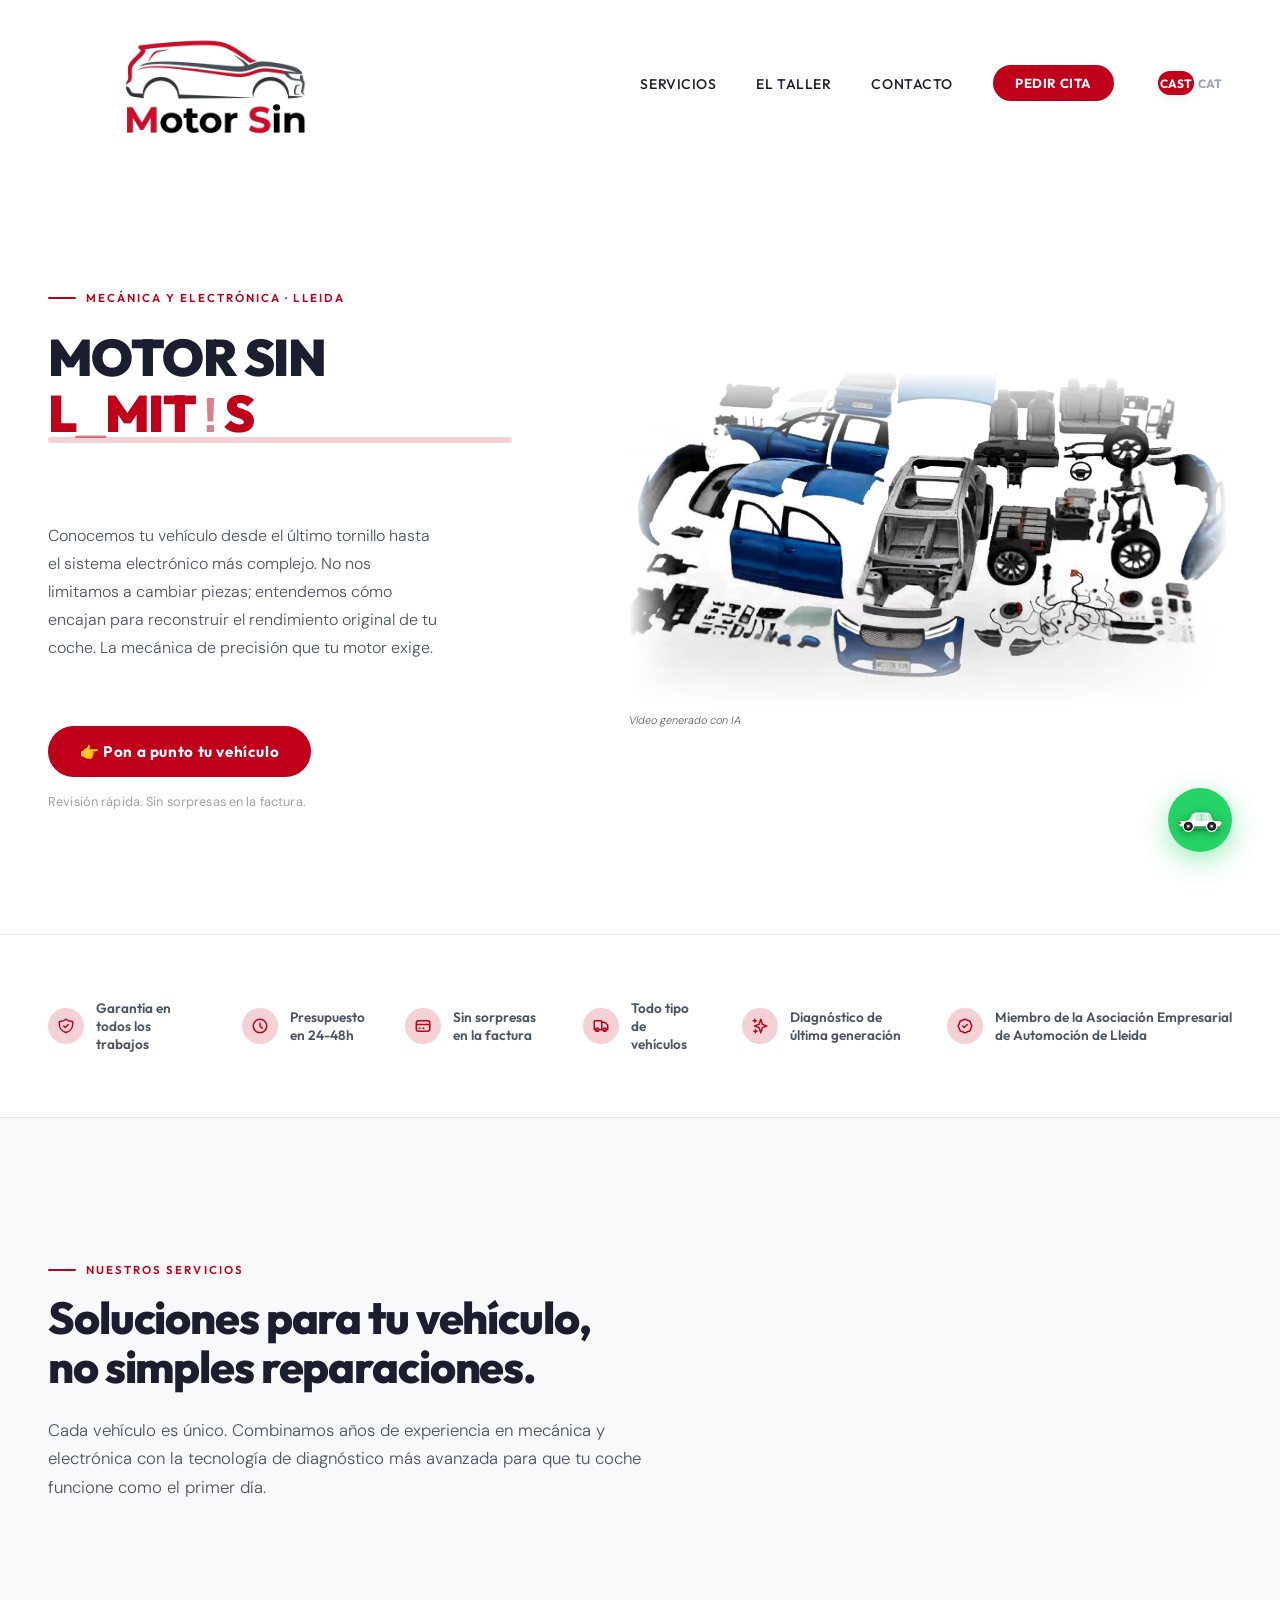
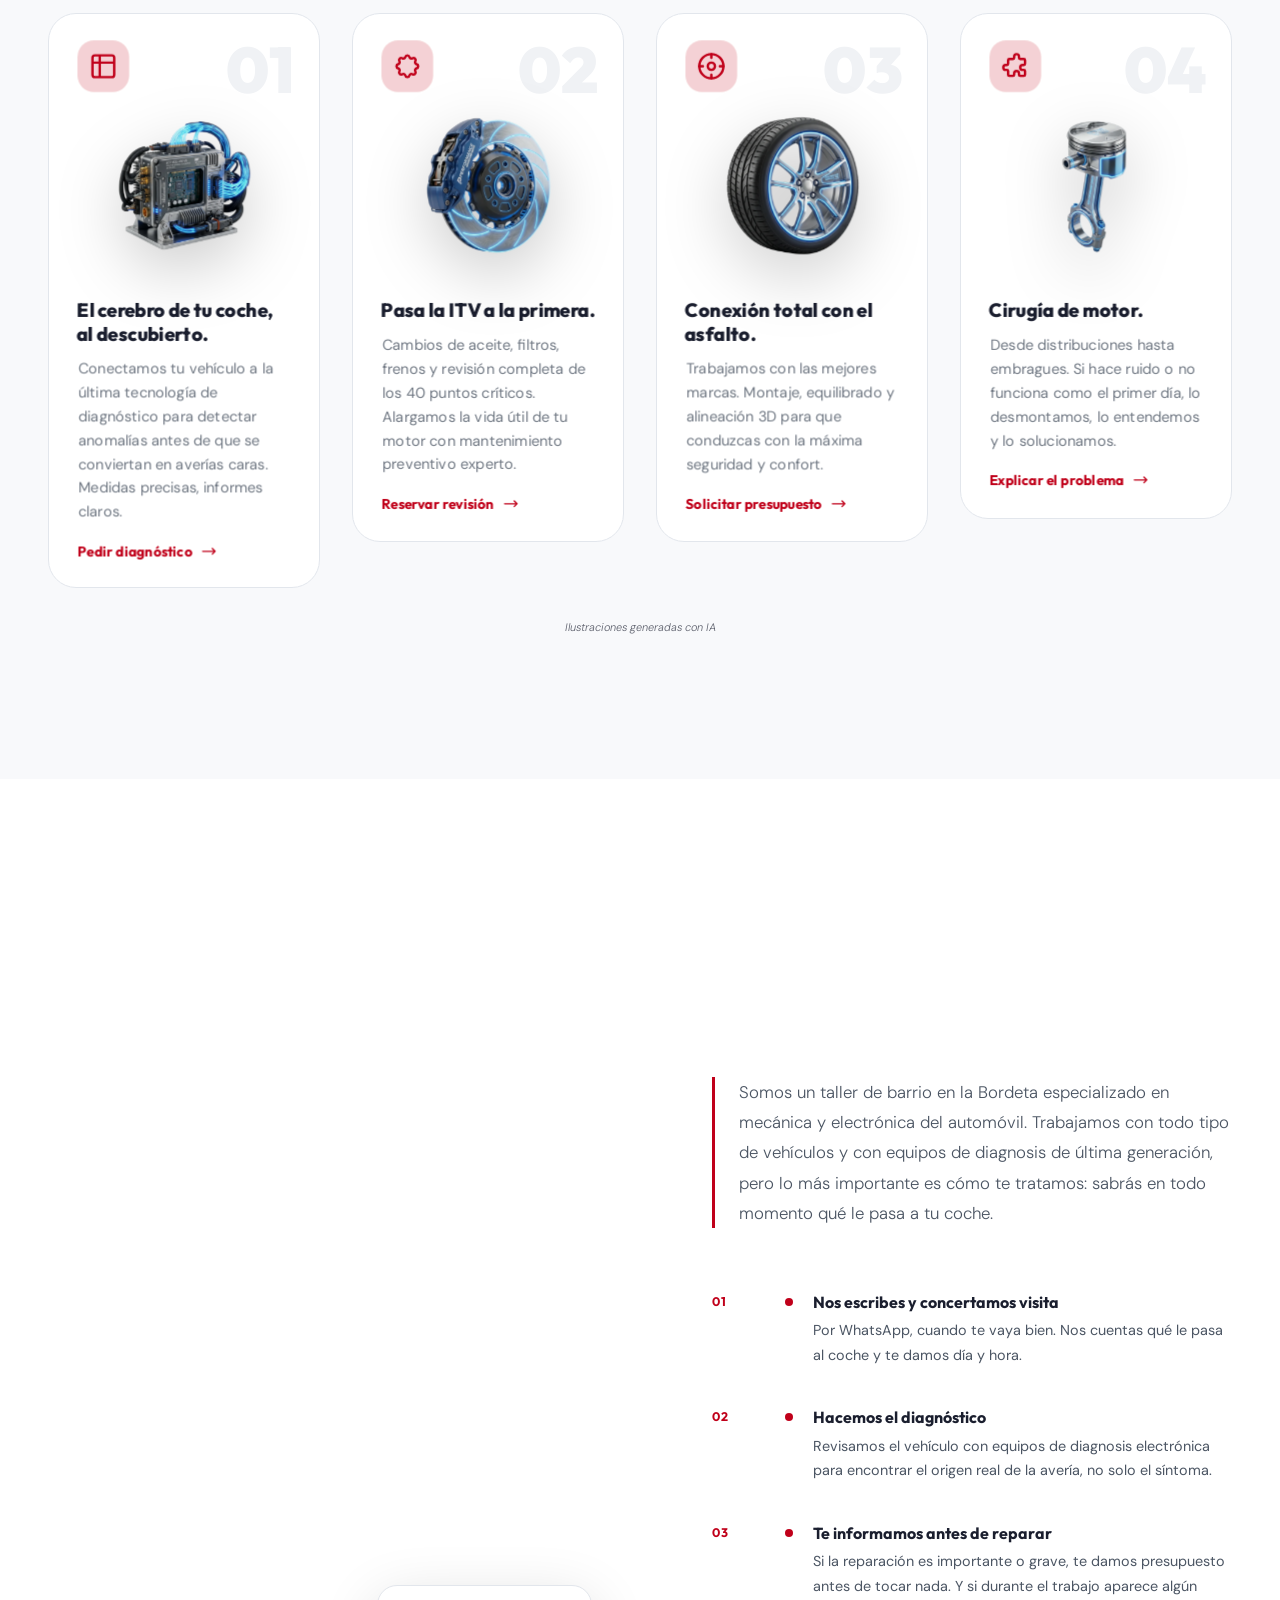
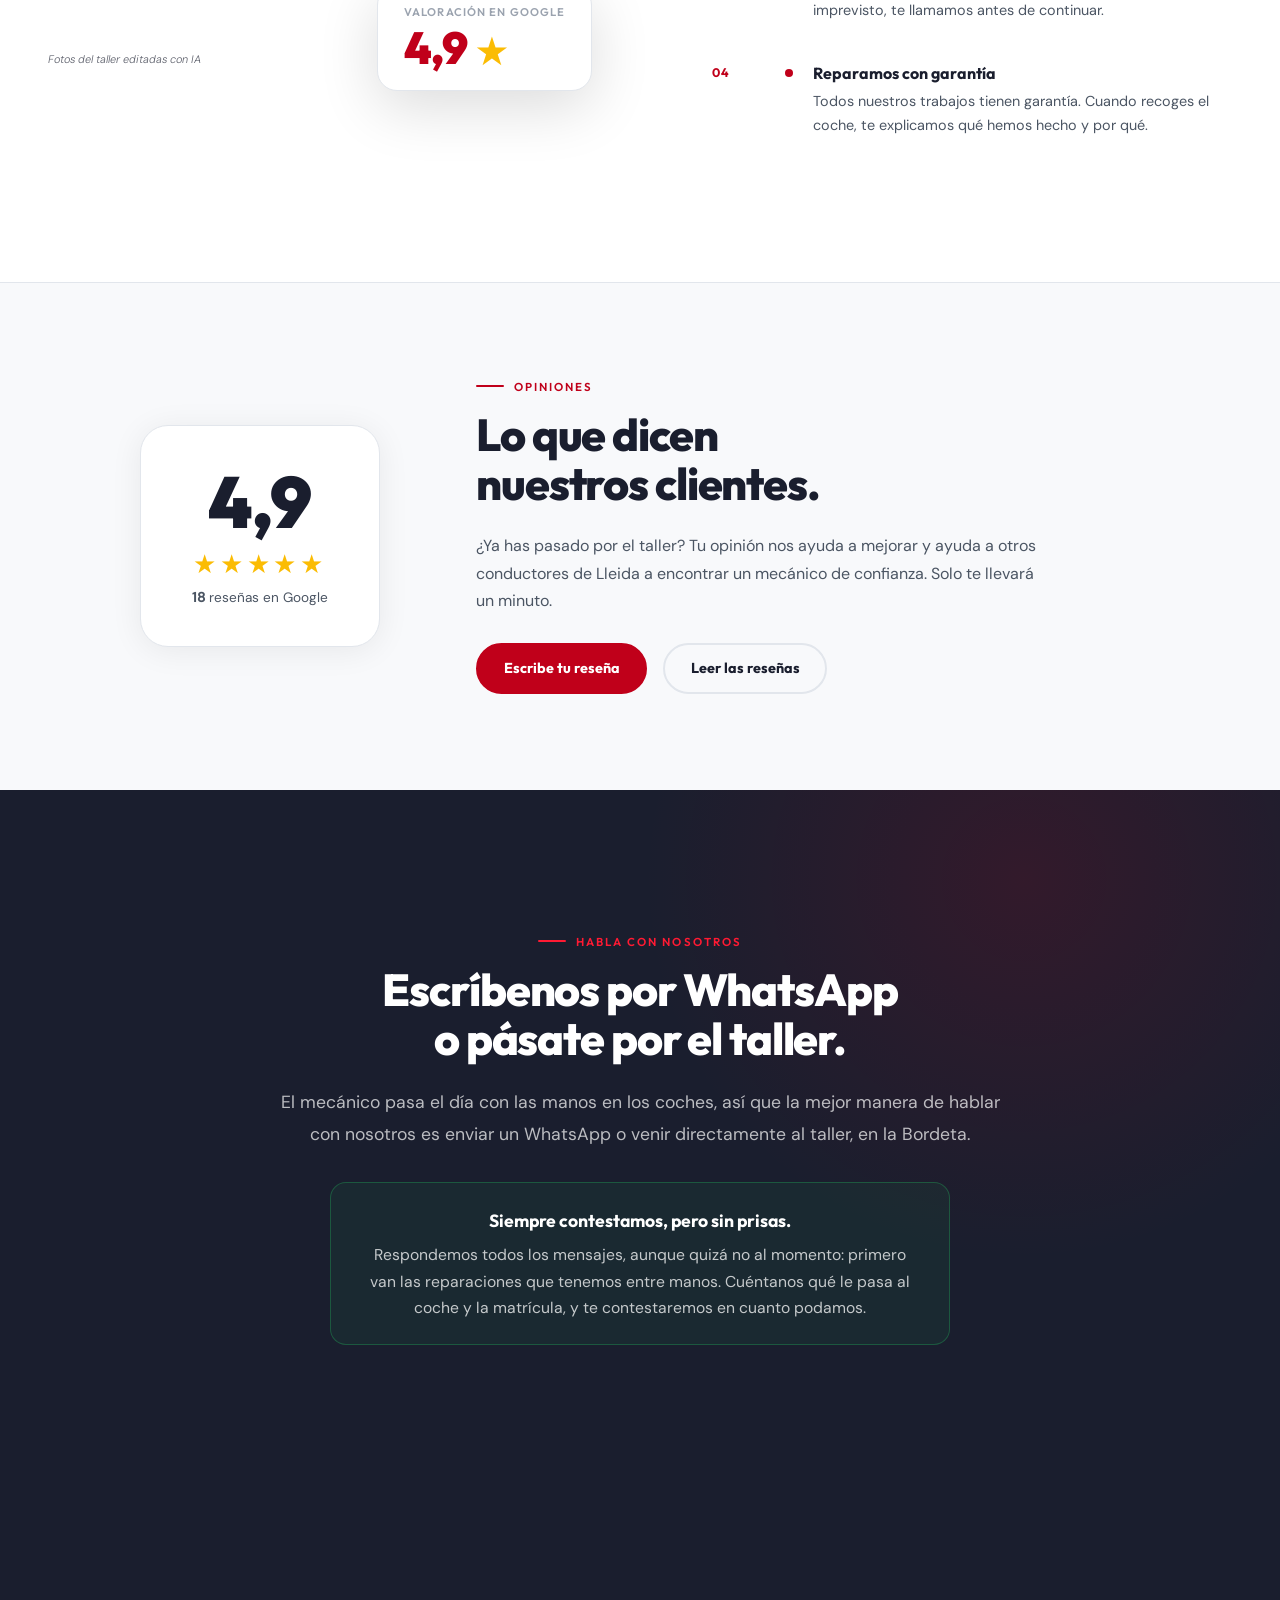
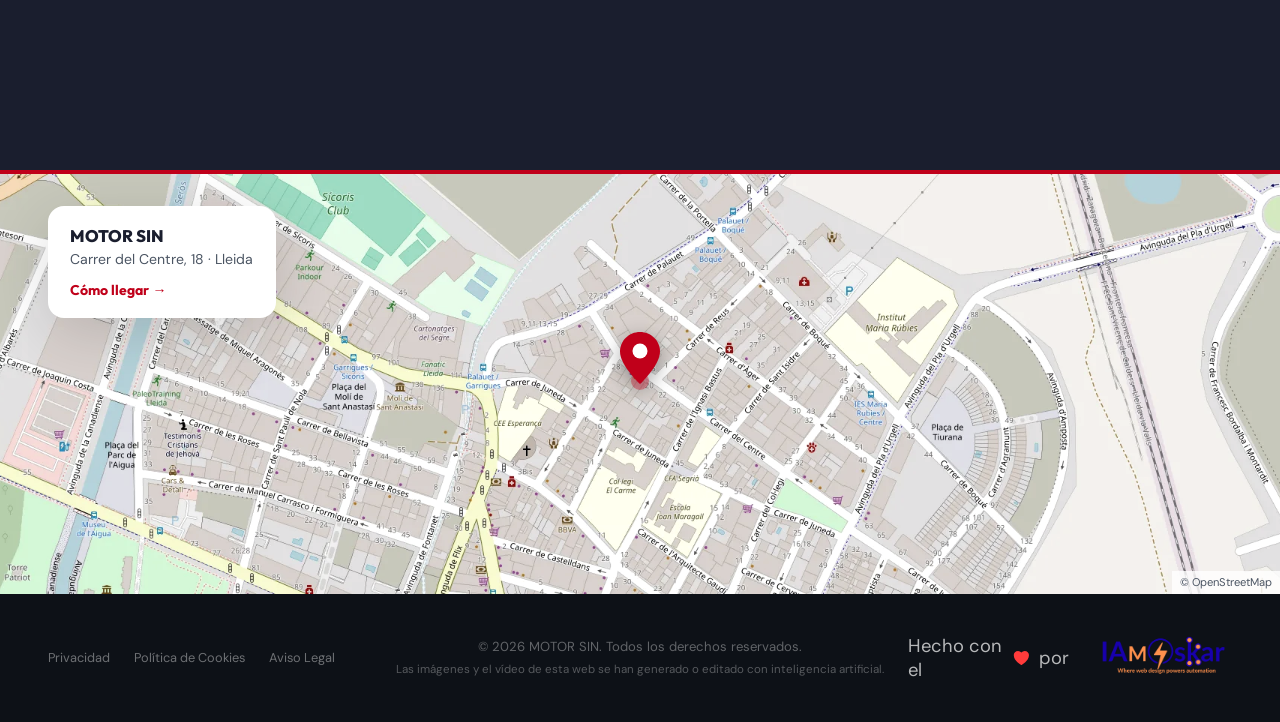
<file: index.html>
<!DOCTYPE html>
<html lang="es">
<head>
  <meta charset="UTF-8">
  <meta name="viewport" content="width=device-width, initial-scale=1.0">

  <title>MOTOR SIN | Taller electromecánico en Lleida</title>
  <meta name="description" content="Taller electromecánico en Lleida (Bordeta). Diagnóstico electrónico, mantenimiento, ITV, neumáticos y mecánica de precisión para todo tipo de vehículos.">
  <meta name="keywords" content="taller electromecánico Lleida, taller mecánico Bordeta, MOTOR SIN, diagnóstico electrónico, electricidad coche, ITV Lleida, neumáticos, mecánica precisión">
  <meta name="robots" content="index, follow">
  <link rel="canonical" href="https://www.motorsin.cat/">
  <link rel="alternate" hreflang="es" href="https://www.motorsin.cat/">
  <link rel="alternate" hreflang="ca" href="https://www.motorsin.cat/">
  <link rel="alternate" hreflang="x-default" href="https://www.motorsin.cat/">

  <meta property="og:type" content="business.business">
  <meta property="og:title" content="MOTOR SIN — Taller Electromecánico en Lleida">
  <meta property="og:description" content="Mecánica y electrónica del automóvil en la Bordeta. Diagnóstico avanzado, ITV, neumáticos. Carrer del Centre 18, Lleida.">
  <meta property="og:url" content="https://www.motorsin.cat/">
  <meta property="og:image" content="https://www.motorsin.cat/public/images/og-image.jpg">
  <meta property="og:image:width" content="1200">
  <meta property="og:image:height" content="630">
  <meta property="og:locale" content="es_ES">
  <meta property="og:locale:alternate" content="ca_ES">
  <meta property="og:site_name" content="MOTOR SIN">

  <meta name="twitter:card" content="summary_large_image">
  <meta name="twitter:title" content="MOTOR SIN — Taller Electromecánico en Lleida">
  <meta name="twitter:description" content="Taller electromecánico en la Bordeta, Lleida. Diagnóstico electrónico, ITV, neumáticos.">
  <meta name="twitter:image" content="https://www.motorsin.cat/public/images/og-image.jpg">

  <link rel="icon" type="image/png" href="public/images/favicon-96x96.png" sizes="96x96">
  <link rel="icon" type="image/svg+xml" href="public/images/favicon.svg">
  <link rel="shortcut icon" href="public/images/favicon.ico">
  <link rel="apple-touch-icon" sizes="180x180" href="public/images/apple-touch-icon.png">
  <meta name="apple-mobile-web-app-title" content="MOTOR SIN">
  <link rel="manifest" href="public/images/site.webmanifest">
  <meta name="theme-color" content="#C0001A">

  <!-- Fonts autoallotjades: cap connexió a Google en carregar la pàgina -->
  <link rel="preload" href="public/fonts/outfit-normal-latin.woff2" as="font" type="font/woff2" crossorigin>
  <link rel="preload" href="public/fonts/dm-sans-normal-latin.woff2" as="font" type="font/woff2" crossorigin>
  <link rel="stylesheet" href="css/fonts.css">
  <script src="js/vendor/gsap.min.js" defer></script>
  <link rel="stylesheet" href="css/style.css">
  <script src="js/lang.js"></script>

  <script type="application/ld+json">
  {
    "@context": "https://schema.org",
    "@type": "AutoRepair",
    "name": "MOTOR SIN",
    "alternateName": "Sin i Solé Motors, SL",
    "description": "Taller electromecánico en el barrio de la Bordeta, Lleida. Especialistas en diagnóstico electrónico, electricidad del automóvil, mantenimiento preventivo, neumáticos y mecánica de precisión para todo tipo de vehículos.",
    "url": "https://www.motorsin.cat/",
    "telephone": "+34629934124",
    "email": "sinysole@msn.com",
    "image": "https://www.motorsin.cat/public/images/logo.png",
    "logo": "https://www.motorsin.cat/public/images/logo.png",
    "address": {
      "@type": "PostalAddress",
      "streetAddress": "Carrer del Centre, 18",
      "addressLocality": "Lleida",
      "addressRegion": "Catalunya",
      "postalCode": "25001",
      "addressCountry": "ES"
    },
    "geo": {
      "@type": "GeoCoordinates",
      "latitude": 41.605568,
      "longitude": 0.6436714
    },
    "hasMap": "https://maps.app.goo.gl/xGSjrtumuKZzuL2H9",
    "sameAs": ["https://maps.app.goo.gl/xGSjrtumuKZzuL2H9"],
    "openingHoursSpecification": [
      {
        "@type": "OpeningHoursSpecification",
        "dayOfWeek": ["Monday", "Tuesday", "Wednesday", "Thursday", "Friday"],
        "opens": "08:30",
        "closes": "13:30"
      },
      {
        "@type": "OpeningHoursSpecification",
        "dayOfWeek": ["Monday", "Tuesday", "Wednesday", "Thursday", "Friday"],
        "opens": "16:00",
        "closes": "19:00"
      }
    ],
    "priceRange": "€€",
    "currenciesAccepted": "EUR",
    "paymentAccepted": "Efectivo, Tarjeta, Bizum",
    "areaServed": [
      {
        "@type": "City",
        "name": "Lleida"
      },
      {
        "@type": "Place",
        "name": "Barrio de la Bordeta, Lleida"
      }
    ],
    "knowsAbout": ["diagnóstico electrónico", "electricidad del automóvil", "electromecánica", "mantenimiento preventivo", "ITV", "neumáticos", "mecánica de precisión", "inyección electrónica", "vehículos híbridos y eléctricos"]
  }
  </script>
</head>

<body>

<!-- NAV -->
<header role="banner" style="position: sticky; top: 0; z-index: 999;">
  <nav class="nav" aria-label="Navegación principal">
    <a href="#inici" aria-label="MOTOR SIN — Inicio">
      <img src="public/images/logo.png" alt="MOTOR SIN — Taller Electromecánico"
           class="nav__logo" width="320" height="116" loading="eager" fetchpriority="high">
    </a>

    <ul class="nav__links" role="list">
      <li><a href="#serveis"  class="nav__link" id="nav-serveis" data-i18n="nav-serveis">Servicios</a></li>
      <li><a href="#taller"   class="nav__link" id="nav-taller" data-i18n="nav-taller">El Taller</a></li>
      <li><a href="#contacte" class="nav__link" id="nav-contacte" data-i18n="nav-contacte">Contacto</a></li>
      <li>
        <a href="https://wa.me/34629934124?text=Hola!%20Estoy%20en%20la%20web%20de%20MOTOR%20SIN%20y%20me%20gustar%C3%ADa%20reservar%20una%20cita%20o%20hacer%20una%20consulta.%20%C2%BFPod%C3%A9is%20ayudarme%3F"
           class="nav__cta" id="nav-cta-whatsapp" data-i18n="nav-cta-whatsapp" data-i18n-href="wa-link"
           target="_blank" rel="noopener noreferrer"
           aria-label="Pedir cita por WhatsApp">
          PEDIR CITA
        </a>
      </li>
      <li>
        <div class="lang-toggle-wrap">
          <input type="checkbox" id="lang-switch-desktop" class="lang-toggle-checkbox">
          <label for="lang-switch-desktop" class="lang-toggle-label">
            <span class="lang-text lang-text-es">CAST</span>
            <span class="lang-slider"></span>
            <span class="lang-text lang-text-ca">CAT</span>
          </label>
        </div>
      </li>
    </ul>

    <button class="nav__hamburger" aria-label="Abrir menú" id="hamburger-btn">
      <span></span><span></span><span></span>
    </button>
  </nav>
</header>

<nav class="mobile-nav" aria-label="Menú mòbil" id="mobile-nav">
  <a href="#inici"    class="mobile-nav__link" id="mob-inici" data-i18n="mob-inici">Inicio</a>
  <a href="#serveis"  class="mobile-nav__link" id="mob-serveis" data-i18n="nav-serveis">Servicios</a>
  <a href="#taller"   class="mobile-nav__link" id="mob-taller" data-i18n="nav-taller">El Taller</a>
  <a href="#contacte" class="mobile-nav__link" id="mob-contacte" data-i18n="nav-contacte">Contacto</a>
  <div class="mobile-lang-switch">
    <div class="lang-toggle-wrap">
      <input type="checkbox" id="lang-switch-mobile" class="lang-toggle-checkbox">
      <label for="lang-switch-mobile" class="lang-toggle-label">
        <span class="lang-text lang-text-es">CAST</span>
        <span class="lang-slider"></span>
        <span class="lang-text lang-text-ca">CAT</span>
      </label>
    </div>
  </div>
</nav>

<main id="main-content">

  <!-- ======================== HERO ======================== -->
  <section id="inici" class="hero" aria-label="Presentació MOTOR SIN">

    <div class="hero__left">
      <p class="hero__antetitle" data-i18n="hero-antetitle">MECÁNICA Y ELECTRÓNICA · LLEIDA</p>
      <h1 class="hero__title" style="min-height: 3.3em; display: flex; flex-direction: column; justify-content: flex-start;">
        <span style="font-weight: 900; color: inherit;">MOTOR SIN </span>
        <span class="highlight scramble-target" data-scramble="LÍMITES" style="display:block; white-space: pre-line;">LÍMITES</span>
      </h1>
      <p class="hero__subtitle" data-i18n="hero-subtitle">
        Conocemos tu vehículo desde el último tornillo hasta el sistema electrónico más complejo. No nos limitamos a cambiar piezas; entendemos cómo encajan para reconstruir el rendimiento original de tu coche. La mecánica de precisión que tu motor exige.
      </p>
      <div class="hero__cta-group">
        <a href="#contacte" class="btn-magnetic" id="hero-cta-btn"
           aria-label="Posar a punt el vehicle" data-i18n="hero-cta-btn">
          <span>👉 Pon a punto tu vehículo</span>
        </a>
        <p class="hero__microcopy" data-i18n="hero-microcopy">Revisión rápida. Sin sorpresas en la factura.</p>
      </div>
    </div>

    <div class="hero__right">
      <div class="hero__video-wrapper">
        <div class="hero__video-skeleton" aria-hidden="true"></div>
        <video id="hero-video" class="hero__video"
               data-src="public/videos/hero.webm"
               data-src-mp4="public/videos/hero.mp4"
               poster="public/images/hero-poster.webp"
               muted playsinline preload="auto"
               style="cursor: none;"
               aria-label="Vídeo de mecànics treballant en un motor"></video>
      </div>
      <!-- Avís de contingut generat amb IA (Reglament UE 2024/1689, art. 50) -->
      <p class="ai-caption ai-caption--video" data-i18n="ai-label-video">Vídeo generado con IA</p>
    </div>
  </section>

  <!-- ======================== TRUST STRIP ======================== -->
  <section class="trust-strip" aria-label="Credenciales y garantías">
    <div class="trust-strip__inner">

      <div class="trust-badge reveal reveal-delay-1">
        <div class="trust-badge__icon" aria-hidden="true">
          <svg xmlns="http://www.w3.org/2000/svg" fill="none" viewBox="0 0 24 24" stroke="currentColor" stroke-width="2">
            <path stroke-linecap="round" stroke-linejoin="round" d="M9 12l2 2 4-4m5.618-4.016A11.955 11.955 0 0112 2.944a11.955 11.955 0 01-8.618 3.04A12.02 12.02 0 003 9c0 5.591 3.824 10.29 9 11.622 5.176-1.332 9-6.03 9-11.622 0-1.042-.133-2.052-.382-3.016z"/>
          </svg>
        </div>
        <span data-i18n="trust-1">Garantía en todos los trabajos</span>
      </div>

      <div class="trust-badge reveal reveal-delay-2">
        <div class="trust-badge__icon" aria-hidden="true">
          <svg xmlns="http://www.w3.org/2000/svg" fill="none" viewBox="0 0 24 24" stroke="currentColor" stroke-width="2">
            <path stroke-linecap="round" stroke-linejoin="round" d="M12 8v4l3 3m6-3a9 9 0 11-18 0 9 9 0 0118 0z"/>
          </svg>
        </div>
        <span data-i18n="trust-2">Presupuesto en 24-48h</span>
      </div>

      <div class="trust-badge reveal reveal-delay-3">
        <div class="trust-badge__icon" aria-hidden="true">
          <svg xmlns="http://www.w3.org/2000/svg" fill="none" viewBox="0 0 24 24" stroke="currentColor" stroke-width="2">
            <path stroke-linecap="round" stroke-linejoin="round" d="M3 10h18M7 15h1m4 0h1m-7 4h12a3 3 0 003-3V8a3 3 0 00-3-3H6a3 3 0 00-3 3v8a3 3 0 003 3z"/>
          </svg>
        </div>
        <span data-i18n="trust-3">Sin sorpresas en la factura</span>
      </div>

      <div class="trust-badge reveal reveal-delay-4">
        <div class="trust-badge__icon" aria-hidden="true">
          <svg xmlns="http://www.w3.org/2000/svg" fill="none" viewBox="0 0 24 24" stroke="currentColor" stroke-width="2">
            <path d="M9 17a2 2 0 11-4 0 2 2 0 014 0zM19 17a2 2 0 11-4 0 2 2 0 014 0z"/>
            <path stroke-linecap="round" stroke-linejoin="round" d="M13 16V6a1 1 0 00-1-1H4a1 1 0 00-1 1v10a1 1 0 001 1h1m8-1a1 1 0 01-1 1H9m4-1V8a1 1 0 011-1h2.586a1 1 0 01.707.293l3.414 3.414a1 1 0 01.293.707V16a1 1 0 01-1 1h-1m-6-1a1 1 0 001 1h1M5 17a2 2 0 104 0m-4 0a2 2 0 114 0m6 0a2 2 0 104 0m-4 0a2 2 0 114 0"/>
          </svg>
        </div>
        <span data-i18n="trust-4">Todo tipo de vehículos</span>
      </div>

      <div class="trust-badge reveal reveal-delay-1">
        <div class="trust-badge__icon" aria-hidden="true">
          <svg xmlns="http://www.w3.org/2000/svg" fill="none" viewBox="0 0 24 24" stroke="currentColor" stroke-width="2">
            <path stroke-linecap="round" stroke-linejoin="round" d="M5 3v4M3 5h4M6 17v4m-2-2h4m5-16l2.286 6.857L21 12l-5.714 2.143L13 21l-2.286-6.857L5 12l5.714-2.143L13 3z"/>
          </svg>
        </div>
        <span data-i18n="trust-5">Diagnóstico de última generación</span>
      </div>

      <div class="trust-badge reveal reveal-delay-2">
        <div class="trust-badge__icon" aria-hidden="true">
          <svg xmlns="http://www.w3.org/2000/svg" fill="none" viewBox="0 0 24 24" stroke="currentColor" stroke-width="2">
            <path stroke-linecap="round" stroke-linejoin="round" d="M9 12l2 2 4-4M7.835 4.697a3.42 3.42 0 001.946-.806 3.42 3.42 0 014.438 0 3.42 3.42 0 001.946.806 3.42 3.42 0 013.138 3.138 3.42 3.42 0 00.806 1.946 3.42 3.42 0 010 4.438 3.42 3.42 0 00-.806 1.946 3.42 3.42 0 01-3.138 3.138 3.42 3.42 0 00-1.946.806 3.42 3.42 0 01-4.438 0 3.42 3.42 0 00-1.946-.806 3.42 3.42 0 01-3.138-3.138 3.42 3.42 0 00-.806-1.946 3.42 3.42 0 010-4.438 3.42 3.42 0 00.806-1.946 3.42 3.42 0 013.138-3.138z"/>
          </svg>
        </div>
        <span data-i18n="trust-6">Miembro de la Asociación Empresarial de Automoción de Lleida</span>
      </div>

    </div>
  </section>

  <!-- ======================== SERVICES ======================== -->
  <section id="serveis" class="services" aria-label="Nuestros servicios">

    <header class="services__header">
      <p class="section-label reveal" data-i18n="services-label">Nuestros servicios</p>
      <h2 class="section-title reveal" data-i18n="services-title">Soluciones para tu vehículo,<br>no simples reparaciones.</h2>
      <p class="services__subtitle reveal" data-i18n="services-subtitle">
        Cada vehículo es único. Combinamos años de experiencia en mecánica y electrónica con la tecnología de diagnóstico más avanzada para que tu coche funcione como el primer día.
      </p>
    </header>

    <div class="services__grid" role="list">

      <div class="service-card-wrapper">
        <article class="service-card reveal reveal-delay-1" role="listitem" id="card-diagnostic">
          <span class="service-card__number" aria-hidden="true">01</span>
          <div class="service-card__icon-wrap" aria-hidden="true">
            <svg class="service-card__icon" xmlns="http://www.w3.org/2000/svg" fill="none" viewBox="0 0 24 24" stroke="currentColor" stroke-width="2">
              <path stroke-linecap="round" stroke-linejoin="round" d="M9 3H5a2 2 0 00-2 2v4m6-6h10a2 2 0 012 2v4M9 3v18m0 0h10a2 2 0 002-2V9M9 21H5a2 2 0 01-2-2V9m0 0h18"/>
            </svg>
          </div>

          <div class="card-visual" aria-hidden="true">
            <img src="./public/images/services/ecu.webp" alt="Diagnóstico electrónico ECU — MOTOR SIN Lleida" class="card-img-3d" loading="eager" width="160" height="140">
          </div>

          <h3 class="service-card__title" data-i18n="card-diag-title">El cerebro de tu coche, al descubierto.</h3>
          <p class="service-card__text" data-i18n="card-diag-text">
            Conectamos tu vehículo a la última tecnología de diagnóstico para detectar anomalías
            antes de que se conviertan en averías caras. Medidas precisas, informes claros.
          </p>
          <a href="#contacte" class="service-card__link" id="link-diagnostic" data-i18n="card-diag-link">
            Pedir diagnóstico
            <svg xmlns="http://www.w3.org/2000/svg" fill="none" viewBox="0 0 24 24" stroke="currentColor" stroke-width="2">
              <path stroke-linecap="round" stroke-linejoin="round" d="M17 8l4 4m0 0l-4 4m4-4H3"/>
            </svg>
          </a>
        </article>
      </div>
      <div class="service-card-wrapper">
        <article class="service-card reveal reveal-delay-2" role="listitem" id="card-manteniment">
          <span class="service-card__number" aria-hidden="true">02</span>
          <div class="service-card__icon-wrap" aria-hidden="true">
            <svg class="service-card__icon" xmlns="http://www.w3.org/2000/svg" fill="none" viewBox="0 0 24 24" stroke="currentColor" stroke-width="2">
              <path stroke-linecap="round" stroke-linejoin="round" d="M10.325 4.317c.426-1.756 2.924-1.756 3.35 0a1.724 1.724 0 002.573 1.066c1.543-.94 3.31.826 2.37 2.37a1.724 1.724 0 001.065 2.572c1.756.426 1.756 2.924 0 3.35a1.724 1.724 0 00-1.066 2.573c.94 1.543-.826 3.31-2.37 2.37a1.724 1.724 0 00-2.572 1.065c-.426 1.756-2.924 1.756-3.35 0a1.724 1.724 0 00-2.573-1.066c-1.543.94-3.31-.826-2.37-2.37a1.724 1.724 0 00-1.065-2.572c-1.756-.426-1.756-2.924 0-3.35a1.724 1.724 0 001.066-2.573c-.94-1.543.826-3.31 2.37-2.37.996.608 2.296.07 2.572-1.065z"/>
            </svg>
          </div>

          <div class="card-visual" aria-hidden="true">
            <img src="./public/images/services/brake.webp" alt="Sistema de frenos y mantenimiento ITV — MOTOR SIN Lleida" class="card-img-3d" loading="eager" width="160" height="140">
          </div>

          <h3 class="service-card__title" data-i18n="card-mant-title">Pasa la ITV a la primera.</h3>
          <p class="service-card__text" data-i18n="card-mant-text">
            Cambios de aceite, filtros, frenos y revisión completa de los 40 puntos críticos. Alargamos
            la vida útil de tu motor con mantenimiento preventivo experto.
          </p>
          <a href="#contacte" class="service-card__link" id="link-manteniment" data-i18n="card-mant-link">
            Reservar revisión
            <svg xmlns="http://www.w3.org/2000/svg" fill="none" viewBox="0 0 24 24" stroke="currentColor" stroke-width="2">
              <path stroke-linecap="round" stroke-linejoin="round" d="M17 8l4 4m0 0l-4 4m4-4H3"/>
            </svg>
          </a>
        </article>
      </div>
      <div class="service-card-wrapper">
        <article class="service-card reveal reveal-delay-3" role="listitem" id="card-pneumatics">
          <span class="service-card__number" aria-hidden="true">03</span>
          <div class="service-card__icon-wrap" aria-hidden="true">
            <svg class="service-card__icon" xmlns="http://www.w3.org/2000/svg" fill="none" viewBox="0 0 24 24" stroke="currentColor" stroke-width="2">
              <circle cx="12" cy="12" r="10"/>
              <circle cx="12" cy="12" r="3"/>
              <path stroke-linecap="round" d="M12 2v3m0 14v3M2 12h3m14 0h3"/>
            </svg>
          </div>

          <div class="card-visual" aria-hidden="true">
            <img src="./public/images/services/tire.webp" alt="Neumáticos, equilibrado y alineación 3D — MOTOR SIN Lleida" class="card-img-3d" loading="eager" width="160" height="140">
          </div>

          <h3 class="service-card__title" data-i18n="card-pneu-title">Conexión total con el asfalto.</h3>
          <p class="service-card__text" data-i18n="card-pneu-text">
            Trabajamos con las mejores marcas. Montaje, equilibrado y alineación 3D para que
            conduzcas con la máxima seguridad y confort.
          </p>
          <a href="#contacte" class="service-card__link" id="link-pneumatics" data-i18n="card-pneu-link">
            Solicitar presupuesto
            <svg xmlns="http://www.w3.org/2000/svg" fill="none" viewBox="0 0 24 24" stroke="currentColor" stroke-width="2">
              <path stroke-linecap="round" stroke-linejoin="round" d="M17 8l4 4m0 0l-4 4m4-4H3"/>
            </svg>
          </a>
        </article>
      </div>
      <div class="service-card-wrapper">
        <article class="service-card reveal reveal-delay-4" role="listitem" id="card-mecanica">
          <span class="service-card__number" aria-hidden="true">04</span>
          <div class="service-card__icon-wrap" aria-hidden="true">
            <svg class="service-card__icon" xmlns="http://www.w3.org/2000/svg" fill="none" viewBox="0 0 24 24" stroke="currentColor" stroke-width="2">
              <path stroke-linecap="round" stroke-linejoin="round" d="M11 4a2 2 0 114 0v1a1 1 0 001 1h3a1 1 0 011 1v3a1 1 0 01-1 1h-1a2 2 0 100 4h1a1 1 0 011 1v3a1 1 0 01-1 1h-3a1 1 0 01-1-1v-1a2 2 0 10-4 0v1a1 1 0 01-1 1H7a1 1 0 01-1-1v-3a1 1 0 00-1-1H4a2 2 0 110-4h1a1 1 0 001-1V7a1 1 0 011-1h3a1 1 0 001-1V4z"/>
            </svg>
          </div>

          <div class="card-visual" aria-hidden="true">
            <img src="./public/images/services/engine.webp" alt="Mecánica de precisión y reparación de motor — MOTOR SIN Lleida" class="card-img-3d" loading="eager" width="160" height="140">
          </div>

          <h3 class="service-card__title" data-i18n="card-mec-title">Cirugía de motor.</h3>
          <p class="service-card__text" data-i18n="card-mec-text">
            Desde distribuciones hasta embragues. Si hace ruido o no funciona como el primer día, lo desmontamos, lo entendemos y lo solucionamos.
          </p>
          <a href="#contacte" class="service-card__link" id="link-mecanica" data-i18n="card-mec-link">
            Explicar el problema
            <svg xmlns="http://www.w3.org/2000/svg" fill="none" viewBox="0 0 24 24" stroke="currentColor" stroke-width="2">
              <path stroke-linecap="round" stroke-linejoin="round" d="M17 8l4 4m0 0l-4 4m4-4H3"/>
            </svg>
          </a>
        </article>
      </div>

    </div>
    <p class="ai-caption ai-caption--services" data-i18n="ai-label-illustrations">Ilustraciones generadas con IA</p>
  </section>

  <!-- ======================== EL TALLER ======================== -->
  <section id="taller" class="about" aria-labelledby="taller-title">
    <div class="about__inner">

      <div class="about__visual reveal">
        <div class="about-slider">
          <img src="public/images/taller2.webp" alt="Mecánico de MOTOR SIN trabajando en el motor de un vehículo en el taller" class="about-slider__img" style="animation-delay: 0s;" loading="lazy" width="1696" height="2528">
          <img src="public/images/taller3.webp" alt="Vehículo en el elevador de tijera del taller MOTOR SIN, en la Bordeta (Lleida)" class="about-slider__img" style="animation-delay: 4s;" loading="lazy" width="1696" height="2528">
          <img src="public/images/taller4.webp" alt="Diagnosis electrónica de un vehículo elevado en el taller MOTOR SIN" class="about-slider__img" style="animation-delay: 8s;" loading="lazy" width="1696" height="2528">
        </div>
        <p class="ai-caption" data-i18n="ai-label-photos">Fotos del taller editadas con IA</p>
        <!-- Valoració de Google: actualitzar aquí i a la secció #opiniones -->
        <a href="#opiniones" class="about__rating-badge" data-i18n-title="about-badge-aria" aria-label="4,9 sobre 5 en Google. Ver opiniones">
          <span class="about__rating-badge-label" data-i18n="about-badge">Valoración en Google</span>
          <span class="about__rating-badge-value">4,9 <span class="about__rating-badge-star" aria-hidden="true">★</span></span>
        </a>
      </div>

      <div class="about__content">
        <p class="section-label reveal" data-i18n="about-label">El taller</p>
        <h2 id="taller-title" class="section-title reveal" data-i18n="about-title">
          Así trabajamos.<br>Claro, de principio a fin.
        </h2>

        <p class="about__quote reveal" data-i18n="about-intro">
          Somos un taller de barrio en la Bordeta especializado en mecánica y electrónica del automóvil.
          Trabajamos con todo tipo de vehículos y con equipos de diagnosis de última generación, pero lo más
          importante es cómo te tratamos: sabrás en todo momento qué le pasa a tu coche.
        </p>

        <ol class="about__timeline">

          <li class="timeline-item">
            <span class="timeline-item__year" aria-hidden="true">01</span>
            <div class="timeline-item__line" aria-hidden="true"></div>
            <div class="timeline-item__content">
              <h3 class="timeline-item__title" data-i18n="step-1-title">Nos escribes y concertamos visita</h3>
              <p class="timeline-item__text" data-i18n="step-1-text">Por WhatsApp, cuando te vaya bien. Nos cuentas qué le pasa al coche y te damos día y hora.</p>
            </div>
          </li>

          <li class="timeline-item">
            <span class="timeline-item__year" aria-hidden="true">02</span>
            <div class="timeline-item__line" aria-hidden="true"></div>
            <div class="timeline-item__content">
              <h3 class="timeline-item__title" data-i18n="step-2-title">Hacemos el diagnóstico</h3>
              <p class="timeline-item__text" data-i18n="step-2-text">Revisamos el vehículo con equipos de diagnosis electrónica para encontrar el origen real de la avería, no solo el síntoma.</p>
            </div>
          </li>

          <li class="timeline-item">
            <span class="timeline-item__year" aria-hidden="true">03</span>
            <div class="timeline-item__line" aria-hidden="true"></div>
            <div class="timeline-item__content">
              <h3 class="timeline-item__title" data-i18n="step-3-title">Te informamos antes de reparar</h3>
              <p class="timeline-item__text" data-i18n="step-3-text">Si la reparación es importante o grave, te damos presupuesto antes de tocar nada. Y si durante el trabajo aparece algún imprevisto, te llamamos antes de continuar.</p>
            </div>
          </li>

          <li class="timeline-item">
            <span class="timeline-item__year" aria-hidden="true">04</span>
            <div class="timeline-item__line" aria-hidden="true"></div>
            <div class="timeline-item__content">
              <h3 class="timeline-item__title" data-i18n="step-4-title">Reparamos con garantía</h3>
              <p class="timeline-item__text" data-i18n="step-4-text">Todos nuestros trabajos tienen garantía. Cuando recoges el coche, te explicamos qué hemos hecho y por qué.</p>
            </div>
          </li>

        </ol>
      </div>
    </div>
  </section>

  <!-- ======================== OPINIONES (GOOGLE) ======================== -->
  <section id="opiniones" class="reviews" aria-labelledby="reviews-title">
    <div class="reviews__inner">

      <!-- Valoració de Google: actualitzar la nota i el nombre de ressenyes aquí (i al badge de #taller) -->
      <div class="reviews__score reveal">
        <span class="reviews__rating">4,9</span>
        <span class="sr-only" data-i18n="reviews-of5">sobre 5</span>
        <span class="reviews__stars" aria-hidden="true">★★★★★</span>
        <span class="reviews__count"><span class="reviews__count-num">18</span> <span data-i18n="reviews-count">reseñas en Google</span></span>
      </div>

      <div class="reviews__body">
        <p class="section-label reveal" data-i18n="reviews-label">Opiniones</p>
        <h2 id="reviews-title" class="section-title reveal" data-i18n="reviews-title">Lo que dicen<br>nuestros clientes.</h2>
        <p class="reviews__text reveal" data-i18n="reviews-text">¿Ya has pasado por el taller? Tu opinión nos ayuda a mejorar y ayuda a otros conductores de Lleida a encontrar un mecánico de confianza. Solo te llevará un minuto.</p>
        <div class="reviews__actions reveal">
          <a href="https://www.google.com/search?q=MOTOR+SIN+Lleida#lrd=0x12a6e086a2615555:0xefce0db9514460ae,3" class="reviews__btn reviews__btn--primary" id="reviews-write-btn" target="_blank" rel="noopener noreferrer" data-i18n="reviews-write">Escribe tu reseña</a>
          <a href="https://www.google.com/search?q=MOTOR+SIN+Lleida#lrd=0x12a6e086a2615555:0xefce0db9514460ae,1" class="reviews__btn reviews__btn--ghost" id="reviews-read-btn" target="_blank" rel="noopener noreferrer" data-i18n="reviews-read">Leer las reseñas</a>
        </div>
      </div>

    </div>
  </section>

  <!-- ======================== CONTACT ======================== -->
  <section id="contacte" class="contact" aria-labelledby="contact-title">
    <div class="contact__inner">

      <p class="section-label reveal" data-i18n="contact-label">Habla con nosotros</p>
      <h2 id="contact-title" class="section-title reveal" data-i18n="contact-title">
        Escríbenos por WhatsApp<br>o pásate por el taller.
      </h2>
      <p class="contact__lead reveal" data-i18n="contact-desc">
        El mecánico pasa el día con las manos en los coches, así que la mejor manera de hablar con nosotros
        es enviar un WhatsApp o venir directamente al taller, en la Bordeta.
      </p>

      <div class="contact__note reveal">
        <strong class="contact__note-title" data-i18n="contact-note-title">Siempre contestamos, pero sin prisas.</strong>
        <p data-i18n="contact-note-text">
          Respondemos todos los mensajes, aunque quizá no al momento: primero van las reparaciones que tenemos
          entre manos. Cuéntanos qué le pasa al coche y la matrícula, y te contestaremos en cuanto podamos.
        </p>
      </div>

      <a href="https://wa.me/34629934124?text=Hola!%20Estoy%20en%20la%20web%20de%20MOTOR%20SIN%20y%20me%20gustar%C3%ADa%20reservar%20una%20cita%20o%20hacer%20una%20consulta.%20%C2%BFPod%C3%A9is%20ayudarme%3F" class="btn-magnetic btn-whatsapp contact__cta reveal" id="contact-whatsapp-btn"
         data-i18n-href="wa-link" target="_blank" rel="noopener noreferrer">
        <svg xmlns="http://www.w3.org/2000/svg" fill="none" viewBox="0 0 24 24" stroke="currentColor" stroke-width="2" aria-hidden="true">
          <path stroke-linecap="round" stroke-linejoin="round" d="M8 12h.01M12 12h.01M16 12h.01M21 12c0 4.418-4.03 8-9 8a9.863 9.863 0 01-4.255-.949L3 20l1.395-3.72C3.512 15.042 3 13.574 3 12c0-4.418 4.03-8 9-8s9 3.582 9 8z"/>
        </svg>
        <span data-i18n="contact-cta">Enviar WhatsApp <span class="nowrap"><span class="cta-sep">· </span>629 93 41 24</span></span>
      </a>

      <div class="contact__info" role="list">

        <div class="contact-info-item reveal reveal-delay-1" role="listitem">
          <div class="contact-info-item__icon" aria-hidden="true">
            <svg xmlns="http://www.w3.org/2000/svg" fill="none" viewBox="0 0 24 24" stroke="currentColor" stroke-width="2">
              <path stroke-linecap="round" stroke-linejoin="round" d="M17.657 16.657L13.414 20.9a1.998 1.998 0 01-2.827 0l-4.244-4.243a8 8 0 1111.314 0z"/>
              <path stroke-linecap="round" stroke-linejoin="round" d="M15 11a3 3 0 11-6 0 3 3 0 016 0z"/>
            </svg>
          </div>
          <div>
            <strong data-i18n="contact-loc-title">Dirección</strong><br>
            <a href="https://maps.app.goo.gl/xGSjrtumuKZzuL2H9" target="_blank" rel="noopener noreferrer" data-i18n="contact-addr-val">C. Centro, nº 18 (25001 Lleida)</a>
          </div>
        </div>

        <div class="contact-info-item reveal reveal-delay-2" role="listitem">
          <div class="contact-info-item__icon" aria-hidden="true">
            <svg xmlns="http://www.w3.org/2000/svg" fill="none" viewBox="0 0 24 24" stroke="currentColor" stroke-width="2">
              <path stroke-linecap="round" stroke-linejoin="round" d="M12 8v4l3 3m6-3a9 9 0 11-18 0 9 9 0 0118 0z"/>
            </svg>
          </div>
          <div>
            <strong data-i18n="contact-time-label">Horario</strong><br>
            <span data-i18n="contact-time-val">Lunes a Viernes<br>08:30 – 13:30 · 16:00 – 19:00</span>
          </div>
        </div>

        <div class="contact-info-item reveal reveal-delay-3" role="listitem">
          <div class="contact-info-item__icon" aria-hidden="true">
            <svg xmlns="http://www.w3.org/2000/svg" fill="none" viewBox="0 0 24 24" stroke="currentColor" stroke-width="2">
              <path stroke-linecap="round" stroke-linejoin="round" d="M3 8l7.89 5.26a2 2 0 002.22 0L21 8M5 19h14a2 2 0 002-2V7a2 2 0 00-2-2H5a2 2 0 00-2 2v10a2 2 0 002 2z"/>
            </svg>
          </div>
          <div>
            <strong data-i18n="contact-email-label">Correo electrónico</strong><br>
            <a href="mailto:sinysole@msn.com">sinysole@msn.com</a>
          </div>
        </div>

      </div>
    </div>
  </section>

  <!-- ======================== MAPA ======================== -->
  <!-- Imatge estàtica d'OpenStreetMap (sense cookies). En clicar s'obre Google Maps. -->
  <div class="map-section" id="mapa">
    <a href="https://maps.app.goo.gl/xGSjrtumuKZzuL2H9" class="map-static" target="_blank" rel="noopener noreferrer"
       data-i18n-title="map-aria" aria-label="Abrir la ubicación de MOTOR SIN en Google Maps">
      <img src="public/images/mapa-taller.webp" class="map-static__img" width="1792" height="560" loading="lazy"
           alt="Plano del barrio de la Bordeta (Lleida) con la ubicación del taller MOTOR SIN en el Carrer del Centre">
      <span class="map-static__pin" aria-hidden="true">
        <svg viewBox="0 0 40 52" xmlns="http://www.w3.org/2000/svg">
          <path d="M20 0C9 0 0 8.7 0 19.5 0 33.4 20 52 20 52s20-18.6 20-32.5C40 8.7 31 0 20 0z" fill="#C0001A"/>
          <circle cx="20" cy="19" r="7.5" fill="#fff"/>
        </svg>
      </span>
      <span class="map-static__card">
        <strong class="map-static__name">MOTOR SIN</strong>
        <span class="map-static__addr" data-i18n="map-addr">Carrer del Centre, 18 · Lleida</span>
        <span class="map-static__btn" data-i18n="map-cta">Cómo llegar →</span>
      </span>
    </a>
    <a href="https://www.openstreetmap.org/copyright" class="map-static__attrib" target="_blank" rel="noopener noreferrer">© OpenStreetMap</a>
  </div>

</main>

<!-- FOOTER -->
<footer class="footer" role="contentinfo">
  <div class="footer__inner">
    <!-- Esquerra: Legal -->
    <div class="footer__left">
      <a href="#" class="footer__link" id="footer-privacitat" onclick="event.preventDefault(); openLegalModal('privacitat');" data-i18n="footer-priv">Privacidad</a>
      <a href="#" class="footer__link" id="footer-cookies" onclick="event.preventDefault(); openLegalModal('cookies');" data-i18n="footer-cookies">Política de Cookies</a>
      <a href="#" class="footer__link" id="footer-avis" onclick="event.preventDefault(); openLegalModal('avis');" data-i18n="footer-legal">Aviso Legal</a>
    </div>

    <!-- Centre: Copyright -->
    <div class="footer__center">
      <p class="footer__copy" data-i18n="footer-copy">© 2026 MOTOR SIN. Todos los derechos reservados.</p>
      <p class="footer__ai" data-i18n="footer-ai">Las imágenes y el vídeo de esta web se han generado o editado con inteligencia artificial.</p>
    </div>

    <!-- Dreta: Credits -->
    <div class="footer__right">
      <a href="https://www.iamoskar.me" target="_blank" rel="noopener noreferrer" class="creator-link">
        <span class="creator-text" data-i18n="footer-creator">Hecho con el</span>
        <svg class="heart-pulse" xmlns="http://www.w3.org/2000/svg" viewBox="0 0 24 24" fill="currentColor">
          <path d="M11.645 20.91l-.007-.003-.022-.012a15.247 15.247 0 01-.383-.218 25.18 25.18 0 01-4.244-3.17C4.688 15.36 2.25 12.174 2.25 8.25 2.25 5.322 4.714 3 7.688 3A5.5 5.5 0 0112 5.052 5.5 5.5 0 0116.313 3c2.973 0 5.437 2.322 5.437 5.25 0 3.925-2.438 7.111-4.739 9.256a25.175 25.175 0 01-4.244 3.17 15.247 15.247 0 01-.383.219l-.022.012-.007.004-.003.001a.752.752 0 01-.704 0l-.003-.001z"/>
        </svg>
        <span class="creator-text" data-i18n="footer-creator-by">por</span>
        <img src="public/images/logo_oskar.png" alt="IAMOskar" class="creator-logo">
      </a>
    </div>
  </div>
</footer>

<!-- LEGAL MODAL -->
<div id="legal-modal" class="modal" aria-hidden="true">
  <div class="modal__overlay" onclick="closeLegalModal()"></div>
  <div class="modal__container" role="dialog" aria-modal="true" aria-labelledby="modal-title">
    <button class="modal__close" onclick="closeLegalModal()" aria-label="Tancar">
      <svg xmlns="http://www.w3.org/2000/svg" fill="none" viewBox="0 0 24 24" stroke="currentColor" stroke-width="2">
        <path stroke-linecap="round" stroke-linejoin="round" d="M6 18L18 6M6 6l12 12" />
      </svg>
    </button>
    <div class="modal__content">
      <h2 id="modal-title">Avís Legal</h2>
      <div id="modal-body" class="modal-body-text">
        <!-- Text es canvia via JS -->
      </div>
    </div>
  </div>
</div>

<!-- WHATSAPP FLOATING -->
<a href="https://wa.me/34629934124?text=Hola!%20S%C3%B3c%20a%20la%20web%20de%20MOTOR%20SIN%20i%20voldria%20reservar%20una%20cita%20o%20fer%20una%20consulta.%20Em%20podeu%20ajudar%3F" class="whatsapp-float" id="cita-btn" aria-label="Demanar cita per WhatsApp" target="_blank" rel="noopener noreferrer" data-i18n-href="wa-link">
    <!-- Icona del Cotxe (SVG) -->
    <svg class="car-icon" xmlns="http://www.w3.org/2000/svg" viewBox="0 0 80 36">
        <ellipse cx="40" cy="34" rx="34" ry="2" fill="rgba(0,0,0,0.18)"/>
        <rect x="8" y="20" width="64" height="8" rx="3" fill="white"/>
        <path d="M22 20 L28 10 Q30 7 34 7 L50 7 Q54 7 56 10 L60 20 Z" fill="white"/>
        <path d="M54 20 L52 11 Q53 8.5 55 9 L60 20 Z" fill="rgba(120,220,160,0.55)"/>
        <path d="M28 20 L30 11 Q29 8 27 9 L23 20 Z" fill="rgba(120,220,160,0.45)"/>
        <path d="M32 20 L34 9 L50 9 L52 20 Z" fill="rgba(140,230,170,0.5)"/>
        <line x1="42" y1="9" x2="42" y2="20" stroke="rgba(0,0,0,0.2)" stroke-width="1.5"/>
        <rect x="68" y="21" width="5" height="4" rx="1.5" fill="#FFE566"/>
        <rect x="70" y="22" width="3" height="2" rx="1" fill="white" opacity="0.9"/>
        <rect x="7" y="21" width="4" height="4" rx="1.5" fill="#FF4444"/>
        <rect x="8" y="22" width="2" height="2" rx="1" fill="#FF2222"/>
        <ellipse cx="58" cy="28" rx="8" ry="8" fill="#1a1a1a" stroke="white" stroke-width="2"/>
        <ellipse cx="58" cy="28" rx="4.5" ry="4.5" fill="#333"/>
        <ellipse cx="58" cy="28" rx="2" ry="2" fill="white"/>
        <ellipse cx="22" cy="28" rx="8" ry="8" fill="#1a1a1a" stroke="white" stroke-width="2"/>
        <ellipse cx="22" cy="28" rx="4.5" ry="4.5" fill="#333"/>
        <ellipse cx="22" cy="28" rx="2" ry="2" fill="white"/>
    </svg>
    <!-- Text que apareix en lletres individuals -->
    <span class="cita-text" aria-hidden="true" data-i18n="whatsapp-float-txt">
        <span class="cita-letter">P</span>
        <span class="cita-letter">E</span>
        <span class="cita-letter">D</span>
        <span class="cita-letter">I</span>
        <span class="cita-letter">R</span>
        <span class="cita-letter">&nbsp;</span>
        <span class="cita-letter">C</span>
        <span class="cita-letter">I</span>
        <span class="cita-letter">T</span>
        <span class="cita-letter">A</span>
    </span>
</a>

<!-- SCROLL TO TOP -->
<button id="scroll-top-btn" class="scroll-top" aria-label="Tornar a dalt" title="Tornar a dalt" data-i18n-title="scroll-top">
  <svg xmlns="http://www.w3.org/2000/svg" viewBox="0 0 24 24" fill="currentColor" aria-hidden="true" style="width: 24px; height: 24px;">
    <path d="M12 2L3 13h5v9h8v-9h5L12 2z"/>
  </svg>
</button>

<style>
  @keyframes spin-slow {
    from { transform: rotate(0deg); }
    to   { transform: rotate(360deg); }
  }
</style>

<script type="module" src="js/main.js"></script>
</body>
</html>
</file>
<file: css/fonts.css>
/* Fonts autoallotjades (abans Google Fonts) — latin + latin-ext, fitxers variables */

/* DM Sans italic — latin-ext */
@font-face {
  font-family: 'DM Sans';
  font-style: italic;
  font-weight: 300;
  font-display: swap;
  src: url('../public/fonts/dm-sans-italic-latin-ext.woff2') format('woff2');
  unicode-range: U+0100-02BA, U+02BD-02C5, U+02C7-02CC, U+02CE-02D7, U+02DD-02FF, U+0304, U+0308, U+0329, U+1D00-1DBF, U+1E00-1E9F, U+1EF2-1EFF, U+2020, U+20A0-20AB, U+20AD-20C4, U+2113, U+2C60-2C7F, U+A720-A7FF;
}

/* DM Sans italic — latin */
@font-face {
  font-family: 'DM Sans';
  font-style: italic;
  font-weight: 300;
  font-display: swap;
  src: url('../public/fonts/dm-sans-italic-latin.woff2') format('woff2');
  unicode-range: U+0000-00FF, U+0131, U+0152-0153, U+02BB-02BC, U+02C6, U+02DA, U+02DC, U+0304, U+0308, U+0329, U+2000-206F, U+20AC, U+2122, U+2191, U+2193, U+2212, U+2215, U+FEFF, U+FFFD;
}

/* DM Sans normal — latin-ext */
@font-face {
  font-family: 'DM Sans';
  font-style: normal;
  font-weight: 300 500;
  font-display: swap;
  src: url('../public/fonts/dm-sans-normal-latin-ext.woff2') format('woff2');
  unicode-range: U+0100-02BA, U+02BD-02C5, U+02C7-02CC, U+02CE-02D7, U+02DD-02FF, U+0304, U+0308, U+0329, U+1D00-1DBF, U+1E00-1E9F, U+1EF2-1EFF, U+2020, U+20A0-20AB, U+20AD-20C4, U+2113, U+2C60-2C7F, U+A720-A7FF;
}

/* DM Sans normal — latin */
@font-face {
  font-family: 'DM Sans';
  font-style: normal;
  font-weight: 300 500;
  font-display: swap;
  src: url('../public/fonts/dm-sans-normal-latin.woff2') format('woff2');
  unicode-range: U+0000-00FF, U+0131, U+0152-0153, U+02BB-02BC, U+02C6, U+02DA, U+02DC, U+0304, U+0308, U+0329, U+2000-206F, U+20AC, U+2122, U+2191, U+2193, U+2212, U+2215, U+FEFF, U+FFFD;
}

/* Inter normal — latin-ext */
@font-face {
  font-family: 'Inter';
  font-style: normal;
  font-weight: 900;
  font-display: swap;
  src: url('../public/fonts/inter-normal-latin-ext.woff2') format('woff2');
  unicode-range: U+0100-02BA, U+02BD-02C5, U+02C7-02CC, U+02CE-02D7, U+02DD-02FF, U+0304, U+0308, U+0329, U+1D00-1DBF, U+1E00-1E9F, U+1EF2-1EFF, U+2020, U+20A0-20AB, U+20AD-20C4, U+2113, U+2C60-2C7F, U+A720-A7FF;
}

/* Inter normal — latin */
@font-face {
  font-family: 'Inter';
  font-style: normal;
  font-weight: 900;
  font-display: swap;
  src: url('../public/fonts/inter-normal-latin.woff2') format('woff2');
  unicode-range: U+0000-00FF, U+0131, U+0152-0153, U+02BB-02BC, U+02C6, U+02DA, U+02DC, U+0304, U+0308, U+0329, U+2000-206F, U+20AC, U+2122, U+2191, U+2193, U+2212, U+2215, U+FEFF, U+FFFD;
}

/* Outfit normal — latin-ext */
@font-face {
  font-family: 'Outfit';
  font-style: normal;
  font-weight: 300 900;
  font-display: swap;
  src: url('../public/fonts/outfit-normal-latin-ext.woff2') format('woff2');
  unicode-range: U+0100-02BA, U+02BD-02C5, U+02C7-02CC, U+02CE-02D7, U+02DD-02FF, U+0304, U+0308, U+0329, U+1D00-1DBF, U+1E00-1E9F, U+1EF2-1EFF, U+2020, U+20A0-20AB, U+20AD-20C4, U+2113, U+2C60-2C7F, U+A720-A7FF;
}

/* Outfit normal — latin */
@font-face {
  font-family: 'Outfit';
  font-style: normal;
  font-weight: 300 900;
  font-display: swap;
  src: url('../public/fonts/outfit-normal-latin.woff2') format('woff2');
  unicode-range: U+0000-00FF, U+0131, U+0152-0153, U+02BB-02BC, U+02C6, U+02DA, U+02DC, U+0304, U+0308, U+0329, U+2000-206F, U+20AC, U+2122, U+2191, U+2193, U+2212, U+2215, U+FEFF, U+FFFD;
}
</file>
<file: css/style.css>
/* =========================================
   MOTOR SIN — Design System & Styles
   ========================================= */

/* --- Fonts ---
   Autoallotjades a public/fonts, declarades a css/fonts.css
   (carregat via <link> al <head> d'index.html). */

/* --- CSS Custom Properties (Tokens) --- */
:root {
  /* Colors */
  --color-white:      #FFFFFF;
  --color-off-white:  #F8F9FB;
  --color-grey-100:   #F0F2F5;
  --color-grey-200:   #E2E6EC;
  --color-grey-400:   #9BA3AF;
  --color-grey-600:   #4B5563;
  /* Brand Red — Porsche Racing Red */
  --color-red:        #C0001A;
  --color-red-mid:    #E0001F;
  --color-red-light:  #FF1A33;
  --color-red-glow:   rgba(192, 0, 26, 0.18);
  /* Legacy aliases kept for scroll-top (blue) */
  --color-blue:       #1655C2;
  --color-blue-mid:   #1E6FF5;
  --color-blue-light: #4D90FE;
  --color-blue-glow:  rgba(30, 111, 245, 0.18);
  --color-dark:       #0D1117;
  --color-anthracite: #1A1E2E;
  --color-anthracite-mid: #252A3A;

  /* Typography */
  --font-heading: 'Outfit', sans-serif;
  --font-body:    'DM Sans', sans-serif;

  /* Spacing */
  --space-xs:  0.5rem;
  --space-sm:  1rem;
  --space-md:  1.5rem;
  --space-lg:  2.5rem;
  --space-xl:  4rem;
  --space-2xl: 6rem;
  --space-3xl: 9rem;

  /* Radius */
  --radius-sm: 8px;
  --radius-md: 16px;
  --radius-lg: 28px;
  --radius-xl: 48px;

  /* Transitions */
  --ease-smooth: cubic-bezier(0.25, 0.46, 0.45, 0.94);
  --ease-spring: cubic-bezier(0.34, 1.56, 0.64, 1);
  --ease-in-out: cubic-bezier(0.65, 0, 0.35, 1);
  --ease-out:    cubic-bezier(0.23, 1, 0.32, 1);
  --transition-fast: 0.2s var(--ease-smooth);
  --transition-med:  0.4s var(--ease-smooth);
  --transition-slow: 0.7s var(--ease-smooth);

  /* Shadows */
  --shadow-card:  0 4px 32px rgba(0,0,0,0.07);
  --shadow-red:   0 0 40px rgba(192, 0, 26, 0.30);
  --shadow-hover: 0 16px 60px rgba(0,0,0,0.14);
}

/* --- Reset & Base --- */
*, *::before, *::after {
  box-sizing: border-box;
  margin: 0;
  padding: 0;
}

html {
  scroll-behavior: smooth;
  font-size: 16px;
}

body {
  font-family: var(--font-body);
  background-color: var(--color-white);
  color: var(--color-dark);
  overflow-x: hidden;
  cursor: none; /* Hide default cursor — neon cursor active */
  -webkit-font-smoothing: antialiased;
  -moz-osx-font-smoothing: grayscale;
}

/* Restore cursor on touch/mobile */
@media (hover: none) and (pointer: coarse) {
  body { cursor: auto; }
}

img, video { display: block; max-width: 100%; }
a { text-decoration: none; color: inherit; }
ul, ol { list-style: none; }

/* --- Neon Cursor Canvas (global overlay) --- */
#neon-cursor-canvas {
  position: fixed;
  inset: 0;
  z-index: 9999;
  pointer-events: none;
  width: 100% !important;
  height: 100% !important;
}

/* =========================================
   NAVIGATION
   ========================================= */
.nav {
  position: relative;
  z-index: 100;
  display: flex;
  align-items: center;
  justify-content: space-between;
  padding: 0.5rem 3rem;
  background: rgba(255, 255, 255, 1);
  backdrop-filter: blur(0px);
  -webkit-backdrop-filter: blur(0px);
  transition: background var(--transition-med), box-shadow var(--transition-med), backdrop-filter var(--transition-med);
}

.nav.scrolled {
  background: rgba(255, 255, 255, 0.85);
  backdrop-filter: blur(12px);
  -webkit-backdrop-filter: blur(12px);
  box-shadow: 0 4px 24px rgba(0,0,0,0.08);
}

.nav__logo {
  height: 150px;
  width: auto;
  object-fit: contain;
  filter: none;
  transition: transform var(--transition-fast);
}
.nav__logo:hover { transform: scale(1.05); }

.nav__links {
  display: flex;
  gap: 2.5rem;
  align-items: center;
}

.nav__link {
  font-family: var(--font-heading);
  font-size: 0.875rem;
  font-weight: 500;
  letter-spacing: 0.04em;
  text-transform: uppercase;
  color: var(--color-anthracite);
  position: relative;
  white-space: nowrap;
  transition: color var(--transition-fast);
}

.nav__link::after {
  content: '';
  position: absolute;
  bottom: -3px; left: 0;
  width: 0; height: 2px;
  background: var(--color-red);
  border-radius: 2px;
  transition: width var(--transition-med);
}

.nav__link:hover { color: var(--color-red); }
.nav__link:hover::after { width: 100%; }

/* Universal Primary Button (Neon 3D) */
.nav__cta, .btn-magnetic {
  display: inline-flex;
  align-items: center;
  justify-content: center;
  gap: 0.6rem;
  font-family: var(--font-heading);
  font-size: 0.95rem;
  font-weight: 700;
  letter-spacing: 0.04em;
  color: var(--color-white);
  background: var(--color-red);
  padding: 1rem 2rem;
  border-radius: var(--radius-xl);
  border: none;
  cursor: none !important;
  position: relative;
  overflow: hidden;
  transition: all 0.4s cubic-bezier(0.25, 1, 0.5, 1);
  z-index: 1;
}

/* Context Sizes */
.nav__cta {
  padding: 0.6rem 1.4rem;
  font-size: 0.82rem;
  text-transform: uppercase;
  white-space: nowrap;
}
.btn-magnetic {
  width: fit-content;
}

/* Neon Glow & 3D Lift on Hover */
.nav__cta:hover, .btn-magnetic:hover {
  transform: translateY(-4px);
  background: var(--color-red-light);
  box-shadow: 0 12px 28px rgba(192, 0, 26, 0.55), 0 0 18px rgba(255, 26, 51, 0.40);
  color: #ffffff;
}

.nav__cta:hover svg, .btn-magnetic:hover svg {
  transform: translateX(4px);
}

.nav__cta svg, .btn-magnetic svg {
  width: 20px;
  height: 20px;
  transition: transform var(--transition-fast);
}

.nav__cta:active, .btn-magnetic:active {
  transform: translateY(0);
  box-shadow: 0 4px 10px rgba(192, 0, 26, 0.35);
}

/* Internal sweeping light effect */
.nav__cta::after, .btn-magnetic::after {
  content: '';
  position: absolute;
  top: 0; left: -100%;
  width: 50%; height: 100%;
  background: linear-gradient(to right, rgba(255,255,255,0) 0%, rgba(255,255,255,0.4) 50%, rgba(255,255,255,0) 100%);
  transform: skewX(-25deg);
  z-index: -1;
  transition: left 0.7s ease;
}

.nav__cta:hover::after, .btn-magnetic:hover::after {
  left: 200%;
}

.nav__hamburger {
  display: none;
  flex-direction: column;
  gap: 6px;
  cursor: pointer;
  padding: 4px;
  background: transparent;
  border: none;
  z-index: 200;
}
.nav__hamburger span {
  display: block;
  width: 28px; height: 3px;
  background: var(--color-red);
  border-radius: 3px;
  transition: transform 0.3s ease, opacity 0.3s ease;
  transform-origin: center;
}
.nav__hamburger.open span:nth-child(1) {
  transform: translateY(9px) rotate(45deg);
}
.nav__hamburger.open span:nth-child(2) {
  opacity: 0;
}
.nav__hamburger.open span:nth-child(3) {
  transform: translateY(-9px) rotate(-45deg);
}

/* =========================================
   HERO SECTION
   ========================================= */
.hero {
  min-height: calc(100vh - 132px); /* approx nav height */
  display: grid;
  grid-template-columns: 45fr 55fr;
  background: #ffffff;
  position: relative;
  overflow: hidden;
}

.hero__left {
  display: flex;
  flex-direction: column;
  justify-content: center;
  padding: var(--space-xl) var(--space-xl) var(--space-xl) 3rem;
  z-index: 1;
  position: relative;
}

.hero__antetitle {
  font-family: var(--font-heading);
  font-size: 0.72rem;
  font-weight: 600;
  letter-spacing: 0.18em;
  text-transform: uppercase;
  color: var(--color-red);
  margin-bottom: var(--space-md);
  display: flex;
  align-items: center;
  gap: 0.6rem;
  opacity: 0;
  transform: translateY(20px);
}

.hero__antetitle::before {
  content: '';
  display: inline-block;
  width: 28px; height: 2px;
  background: var(--color-red);
  border-radius: 2px;
  flex-shrink: 0;
}

.hero__title {
  font-family: var(--font-heading);
  font-size: clamp(2.5rem, 4vw, 4.2rem);
  font-weight: 900;
  line-height: 1.1;
  letter-spacing: -0.03em;
  color: var(--color-anthracite);
  margin-bottom: var(--space-md);
  opacity: 0;
  transform: translateY(30px);
}

.hero__title .highlight {
  color: var(--color-red);
  position: relative;
  display: inline-block;
}

.hero__title .highlight::after {
  content: '';
  position: absolute;
  bottom: 4px; left: 0; right: 0;
  height: 6px;
  background: var(--color-red-glow);
  border-radius: 3px;
  transform: scaleX(0);
  transform-origin: left;
  transition: transform 1s var(--ease-smooth) 0.8s;
}
.hero__title .highlight.animated::after {
  transform: scaleX(1);
}

.hero__subtitle {
  font-size: 1rem;
  font-weight: 300;
  line-height: 1.75;
  color: var(--color-grey-600);
  max-width: 36ch;
  margin-bottom: var(--space-xl);
  opacity: 0;
  transform: translateY(20px);
}

.hero__cta-group {
  display: flex;
  flex-direction: column;
  gap: var(--space-sm);
  opacity: 0;
  transform: translateY(20px);
}

/* Removed .btn-magnetic specific styles to use Universal Primary Button */
.hero__microcopy {
  font-size: 0.8rem;
  font-weight: 400;
  color: var(--color-grey-400);
  letter-spacing: 0.01em;
}

/* Hero Right — Video */
.hero__right {
  position: relative;
  display: flex;
  flex-direction: column;
  align-items: center;
  justify-content: center;
  overflow: hidden;
}

.hero__video-wrapper {
  width: 85%;
  height: auto;
  aspect-ratio: 16 / 9;
  max-height: calc(100vh - 140px);
  position: relative;
  overflow: hidden;
  margin: 0 auto;
  background: #ffffff;
  transform: translateZ(0);
}

.hero__video-wrapper::after {
  content: '';
  position: absolute;
  inset: 0;
  z-index: 5;
  background: 
    linear-gradient(to bottom, #ffffff 0%, rgba(255,255,255,0) 25%),
    linear-gradient(to top, #ffffff 0%, rgba(255,255,255,0) 25%),
    linear-gradient(to right, #ffffff 0%, rgba(255,255,255,0) 8%),
    linear-gradient(to left, #ffffff 0%, rgba(255,255,255,0) 8%);
  pointer-events: none;
  transform: translateZ(0);
}

.hero__video {
  width: 100%;
  height: 100%;
  object-fit: cover;
  display: block;
  opacity: 0;
  transition: opacity 1s var(--ease-smooth);
  transform: translateZ(0);
  filter: contrast(1.01) brightness(1.01);
  will-change: transform, opacity, filter;
}

.hero__video.loaded {
  opacity: 1;
}

/* Option A: Video Hover Badge */
.video-hover-badge {
  position: absolute;
  top: 0; left: 0;
  z-index: 100;
  pointer-events: none;
  
  width: 130px;
  height: 130px;
  border-radius: 50%;
  background: rgba(192, 0, 26, 0.22); /* Corporate red tinted glass */
  backdrop-filter: blur(10px) saturate(140%);
  -webkit-backdrop-filter: blur(10px) saturate(140%);
  border: 1px solid rgba(255, 255, 255, 0.2);
  color: white;
  
  display: flex;
  align-items: center;
  justify-content: center;
  text-align: center;
  padding: 10px;
  
  font-family: var(--font-primary);
  font-size: 0.72rem;
  font-weight: 800;
  letter-spacing: 0.05em;
  line-height: 1.35;
  
  opacity: 0;
  visibility: hidden;
  transition: opacity 0.35s var(--ease-out), visibility 0.35s var(--ease-out);
  box-shadow: 0 10px 40px rgba(192,0,26,0.35);
}

.video-hover-badge.active {
  opacity: 1;
  visibility: visible;
}

/* Mobile Video Pill Badge */
.video-mobile-badge {
  display: none;
  position: absolute;
  bottom: 0.8rem;
  right: 0.8rem;
  z-index: 110;
  width: 44px;
  height: 44px;
  background: rgba(192, 0, 26, 0.50);
  backdrop-filter: blur(4px);
  -webkit-backdrop-filter: blur(4px);
  color: white;
  border-radius: 50%;
  align-items: center;
  justify-content: center;
  pointer-events: none;
  opacity: 0;
  transform: translateY(5px);
  transition: all 0.4s var(--ease-out);
  border: 1px solid rgba(255, 255, 255, 0.2);
}

.video-mobile-badge.visible {
  opacity: 1;
  transform: translateY(0);
}

@keyframes pillPulse {
  0% { transform: scale(1); }
  50% { transform: scale(1.1); }
  100% { transform: scale(1); }
}

.video-mobile-badge.visible {
  animation: pillPulse 2s infinite ease-in-out;
}

@media (max-width: 900px) {
  .video-mobile-badge {
    display: flex;
  }
}

/* Video skeleton loader */
.hero__video-skeleton {
  position: absolute;
  inset: 0;
  background: linear-gradient(110deg, var(--color-grey-100) 30%, var(--color-grey-200) 50%, var(--color-grey-100) 70%);
  background-size: 300% 100%;
  animation: skeleton-shimmer 1.5s infinite linear;
}

.hero__video-skeleton.hidden {
  opacity: 0;
  pointer-events: none;
  transition: opacity 0.5s ease;
}

@keyframes skeleton-shimmer {
  0%   { background-position: 100% 0; }
  100% { background-position: -100% 0; }
}

/* =========================================
   SECTION COMMON STYLES
   ========================================= */
section {
  position: relative;
}

.section-label {
  font-family: var(--font-heading);
  font-size: 0.72rem;
  font-weight: 600;
  letter-spacing: 0.18em;
  text-transform: uppercase;
  color: var(--color-red);
  display: flex;
  align-items: center;
  gap: 0.6rem;
  margin-bottom: var(--space-sm);
}

.section-label::before {
  content: '';
  display: inline-block;
  width: 28px; height: 2px;
  background: var(--color-red);
  border-radius: 2px;
}

.section-title {
  font-family: var(--font-heading);
  font-size: clamp(2rem, 3.5vw, 3.2rem);
  font-weight: 800;
  line-height: 1.1;
  letter-spacing: -0.025em;
  color: var(--color-anthracite);
  margin-bottom: var(--space-md);
}

/* =========================================
   SERVICES SECTION
   ========================================= */
.services {
  padding: var(--space-3xl) 3rem;
  background: var(--color-off-white);
  overflow: hidden;
}

.services__header {
  max-width: 640px;
  margin-bottom: var(--space-2xl);
}

.services__subtitle {
  font-size: 1.05rem;
  font-weight: 300;
  line-height: 1.7;
  color: var(--color-grey-600);
}

.services__grid {
  display: grid;
  grid-template-columns: repeat(4, 1fr);
  gap: 2rem;
  padding: 1rem 0;
}

/* 3D Wrapper for each card */
.service-card-wrapper {
  perspective: 1200px;
  width: 100%;
}

/* Service Card */
.service-card {
  background: var(--color-white);
  border-radius: var(--radius-lg);
  padding: 2.2rem 2rem;
  position: relative;
  cursor: none;
  border: 1px solid var(--color-grey-200);
  transition: transform 0.1s ease-out, box-shadow 0.5s ease;
  display: flex;
  flex-direction: column;
  min-height: 380px;
  transform-style: preserve-3d;
  will-change: transform;
}

.service-card:hover {
  box-shadow: 0 30px 60px rgba(0, 0, 0, 0.12);
  border-color: var(--color-red-light);
}

.service-card__icon-wrap {
  width: 50px;
  height: 50px;
  border-radius: var(--radius-md);
  background: var(--color-red-glow);
  display: flex;
  align-items: center;
  justify-content: center;
  margin-bottom: 1.5rem;
  transition: transform 0.4s var(--ease-out), background 0.4s ease;
  transform-style: preserve-3d;
  transform: translateZ(40px); /* Initial pop */
}

.service-card:hover .service-card__icon-wrap {
  background: var(--color-red);
  transform: translateZ(60px) scale(1.1);
}

.service-card__icon {
  width: 28px;
  height: 28px;
  color: var(--color-red);
  transition: color 0.3s ease;
}

.service-card:hover .service-card__icon {
  color: #fff;
}

/* 3D Visual - The "Goku" style image/svg area */
.card-visual {
  width: 100%;
  height: 140px;
  display: flex;
  align-items: center;
  justify-content: center;
  margin-bottom: 2.2rem;
  position: relative;
  transform-style: preserve-3d;
  pointer-events: none;
  background: transparent;
}

.card-img-3d {
  max-width: 160px;
  max-height: 140px;
  object-fit: contain;
  transition: transform 0.6s cubic-bezier(0.23, 1, 0.32, 1);
  transform: translateZ(80px); /* Pops out most */
  filter: drop-shadow(0 20px 30px rgba(0, 0, 0, 0.2));
}

.service-card:hover .card-img-3d {
  transform: translateZ(140px) scale(1.2);
  filter: drop-shadow(0 40px 60px rgba(0, 0, 0, 0.35));
}

.service-card__title {
  font-family: var(--font-heading);
  font-size: 1.15rem;
  font-weight: 800;
  color: var(--color-anthracite);
  margin-bottom: 0.75rem;
  transition: transform 0.4s var(--ease-out), color 0.4s ease;
  line-height: 1.25;
  transform: translateZ(50px); /* Medium pop */
}

.service-card:hover .service-card__title {
  color: var(--color-red);
  transform: translateZ(70px);
}

.service-card:hover .service-card__title {
  color: var(--color-red);
}

.service-card__text {
  font-size: 0.9rem;
  line-height: 1.6;
  color: var(--color-grey-600);
  opacity: 0.8;
  transform: translateZ(30px); /* Lower pop */
  transition: transform 0.4s var(--ease-out), opacity 0.4s ease;
}

.service-card:hover .service-card__text {
  opacity: 1;
  transform: translateZ(40px);
}

.service-card__link {
  display: inline-flex;
  align-items: center;
  gap: 0.5rem;
  font-family: var(--font-heading);
  font-size: 0.85rem;
  font-weight: 700;
  color: var(--color-red);
  margin-top: auto;
  padding-top: 1rem;
  transition: transform 0.4s var(--ease-out), gap 0.3s ease;
  transform: translateZ(40px);
}

.service-card__link:hover { gap: 0.7rem; }

.service-card__link svg {
  width: 16px; height: 16px;
  transition: transform var(--transition-fast);
}

.service-card:hover .service-card__link svg {
  transform: translateX(4px);
}

/* Floating number */
.service-card__number {
  position: absolute;
  top: 1.5rem; right: 1.5rem;
  font-family: var(--font-heading);
  font-size: 4rem;
  font-weight: 900;
  color: var(--color-grey-100);
  line-height: 1;
  user-select: none;
  transition: color var(--transition-med);
  z-index: 0;
}

.service-card:hover .service-card__number {
  color: var(--color-red-glow);
}

/* =========================================
   ABOUT / STORY SECTION
   ========================================= */
.about {
  padding: var(--space-3xl) 3rem;
  background: var(--color-white);
}

.about__inner {
  display: grid;
  grid-template-columns: 1fr 1fr;
  gap: var(--space-3xl);
  align-items: center;
  max-width: 1200px;
  margin: 0 auto;
}

.about__visual {
  position: relative;
}

.about-slider {
  position: relative;
  width: 100%;
  aspect-ratio: 4/5;
  border-radius: 28px;
  overflow: hidden;
}

.about-slider__img {
  position: absolute;
  top: 0;
  left: 0;
  width: 100%;
  height: 100%;
  object-fit: cover;
  opacity: 0;
  animation: aboutFadeInOut 12s infinite;
}

/* 3 imatges x 4s: cada una visible ~1/3 del cicle, amb fosa encadenada */
@keyframes aboutFadeInOut {
  0%     { opacity: 0; transform: scale(1.05); }
  6.67%  { opacity: 1; transform: scale(1.025); }
  33.33% { opacity: 1; transform: scale(1); }
  40%    { opacity: 0; transform: scale(1.05); }
  100%   { opacity: 0; transform: scale(1.05); }
}

/* Badge flotant amb la valoració de Google */
.about__rating-badge {
  position: absolute;
  bottom: -1.5rem;
  right: -1.5rem;
  display: block;
  min-width: 180px;
  padding: 1.2rem 1.6rem;
  background: var(--color-white);
  border: 1px solid var(--color-grey-200);
  border-radius: 20px;
  box-shadow: var(--shadow-hover);
  transition: transform var(--transition-med);
}

.about__rating-badge:hover { transform: translateY(-4px); }

.about__rating-badge-label {
  display: block;
  font-family: var(--font-heading);
  font-size: 0.7rem;
  font-weight: 600;
  letter-spacing: 0.1em;
  text-transform: uppercase;
  color: var(--color-grey-400);
  margin-bottom: 0.4rem;
}

.about__rating-badge-value {
  display: block;
  font-family: var(--font-heading);
  font-size: 2.8rem;
  font-weight: 900;
  color: var(--color-red);
  line-height: 1;
}

.about__rating-badge-star {
  color: #FBBC04;
  font-size: 0.75em;
}

/* Timeline */
.about__timeline {
  display: flex;
  flex-direction: column;
  gap: 2.5rem;
  margin-top: var(--space-xl);
}

.timeline-item {
  display: flex;
  gap: 1.5rem;
  align-items: flex-start;
  opacity: 0;
  transform: translateX(-20px);
}

.timeline-item.visible {
  opacity: 1;
  transform: translateX(0);
  transition: opacity 0.6s var(--ease-smooth), transform 0.6s var(--ease-smooth);
}

.timeline-item__year {
  font-family: var(--font-heading);
  font-size: 0.78rem;
  font-weight: 700;
  letter-spacing: 0.1em;
  color: var(--color-red);
  flex-shrink: 0;
  min-width: 52px;
  padding-top: 2px;
}

.timeline-item__line {
  width: 1px;
  flex-shrink: 0;
  background: var(--color-grey-200);
  position: relative;
  margin-top: 6px;
}

.timeline-item__line::before {
  content: '';
  position: absolute;
  top: 0; left: 50%;
  transform: translateX(-50%);
  width: 8px; height: 8px;
  border-radius: 50%;
  background: var(--color-red);
}

.timeline-item__title {
  font-family: var(--font-heading);
  font-size: 1rem;
  font-weight: 700;
  color: var(--color-anthracite);
  margin-bottom: 0.4rem;
}

.timeline-item__text {
  font-size: 0.9rem;
  line-height: 1.7;
  color: var(--color-grey-600);
}

/* Intro text (red left border) */
.about__quote {
  font-size: 1.05rem;
  font-weight: 300;
  line-height: 1.8;
  color: var(--color-grey-600);
  margin-top: var(--space-md);
  position: relative;
  padding-left: 1.5rem;
  border-left: 3px solid var(--color-red);
}

/* =========================================
   AVISOS DE CONTINGUT GENERAT AMB IA (Reglament UE 2024/1689, art. 50)
   ========================================= */
.ai-caption {
  margin-top: 0.45rem;
  font-family: var(--font-body);
  font-size: 0.68rem;
  font-style: italic;
  line-height: 1.4;
  color: var(--color-anthracite);
  opacity: 0.7;
}

.ai-caption--services {
  margin-top: 1rem;
  text-align: center;
}

/* Alineat amb el vídeo (que ocupa el 85% de la columna) */
.ai-caption--video {
  width: 85%;
  margin-top: 0.3rem;
  text-align: left;
}

/* =========================================
   REVIEWS (GOOGLE)
   ========================================= */
.reviews {
  padding: var(--space-2xl) 3rem;
  background: var(--color-off-white);
  border-top: 1px solid var(--color-grey-200);
}

.reviews__inner {
  display: grid;
  grid-template-columns: auto 1fr;
  gap: var(--space-2xl);
  align-items: center;
  max-width: 1000px;
  margin: 0 auto;
}

.reviews__score {
  display: flex;
  flex-direction: column;
  align-items: center;
  min-width: 240px;
  padding: 2.5rem 3rem;
  background: var(--color-white);
  border: 1px solid var(--color-grey-200);
  border-radius: var(--radius-lg);
  box-shadow: var(--shadow-card);
  text-align: center;
}

.reviews__rating {
  font-family: var(--font-heading);
  font-size: 4.5rem;
  font-weight: 900;
  color: var(--color-anthracite);
  line-height: 1;
}

.reviews__stars {
  color: #FBBC04;
  font-size: 1.6rem;
  letter-spacing: 0.15em;
  margin: 0.6rem 0 0.5rem;
}

.reviews__count {
  font-size: 0.85rem;
  color: var(--color-grey-600);
}

.reviews__count-num { font-weight: 700; }

.reviews__text {
  max-width: 52ch;
  margin-top: 1rem;
  font-size: 1rem;
  line-height: 1.7;
  color: var(--color-grey-600);
}

.reviews__actions {
  display: flex;
  flex-wrap: wrap;
  gap: 1rem;
  margin-top: 1.8rem;
}

.reviews__btn {
  display: inline-flex;
  align-items: center;
  justify-content: center;
  padding: 0.9rem 1.6rem;
  border-radius: 999px;
  font-family: var(--font-heading);
  font-size: 0.9rem;
  font-weight: 700;
  transition: background var(--transition-fast), color var(--transition-fast),
              border-color var(--transition-fast), transform var(--transition-fast);
}

.reviews__btn--primary {
  background: var(--color-red);
  color: var(--color-white);
  border: 2px solid var(--color-red);
}

.reviews__btn--primary:hover {
  background: var(--color-red-mid);
  border-color: var(--color-red-mid);
  transform: translateY(-2px);
}

.reviews__btn--ghost {
  border: 2px solid var(--color-grey-200);
  color: var(--color-anthracite);
}

.reviews__btn--ghost:hover {
  border-color: var(--color-red);
  color: var(--color-red);
}

.sr-only {
  position: absolute;
  width: 1px;
  height: 1px;
  padding: 0;
  margin: -1px;
  overflow: hidden;
  clip: rect(0, 0, 0, 0);
  white-space: nowrap;
  border: 0;
}

/* =========================================
   TRUST / BADGES STRIP
   ========================================= */
.trust-strip {
  padding: var(--space-xl) 3rem;
  border-top: 1px solid var(--color-grey-200);
  border-bottom: 1px solid var(--color-grey-200);
  background: var(--color-white);
  overflow: hidden;
}

.trust-strip__inner {
  display: flex;
  align-items: center;
  gap: var(--space-lg);
  justify-content: center;
  max-width: 1300px;
  margin: 0 auto;
}

@media (max-width: 900px) {
  .mobile-lang-switch {
    margin-top: 2rem;
    display: flex;
    justify-content: center;
  }
  .mobile-lang-switch .lang-toggle-label {
    width: 90px;
    height: 38px;
    font-size: 0.85rem;
  }
  .mobile-lang-switch .lang-slider {
    width: 42px;
    height: 30px;
  }
  .mobile-lang-switch .lang-toggle-checkbox:checked + .lang-toggle-label .lang-slider {
    transform: translateX(40px);
  }
}

.trust-badge {
  display: flex;
  align-items: center;
  gap: 0.75rem;
  font-family: var(--font-heading);
  font-size: 0.85rem;
  font-weight: 600;
  color: var(--color-grey-600);
}

.trust-badge__icon {
  width: 36px; height: 36px;
  border-radius: 50%;
  background: var(--color-red-glow);
  display: flex;
  align-items: center;
  justify-content: center;
  flex-shrink: 0;
}

.trust-badge__icon svg {
  width: 18px; height: 18px;
  color: var(--color-red);
}

/* =========================================
   CONTACT SECTION
   ========================================= */
.contact {
  padding: var(--space-3xl) 3rem;
  background: var(--color-anthracite);
  position: relative;
  overflow: hidden;
}

/* Abstract background shape */
.contact::before {
  content: '';
  position: absolute;
  top: -30%;
  right: -10%;
  width: 60vw;
  height: 60vw;
  background: radial-gradient(circle, rgba(192, 0, 26, 0.15) 0%, transparent 70%);
  pointer-events: none;
}

.contact__inner {
  position: relative;
  max-width: 760px;
  margin: 0 auto;
  text-align: center;
}

.contact .section-label { color: var(--color-red-light); justify-content: center; }
.contact .section-label::before { background: var(--color-red-light); }

.contact .section-title { color: var(--color-white); }

.contact__lead {
  max-width: 60ch;
  margin: 1.2rem auto 0;
  font-size: 1.1rem;
  line-height: 1.8;
  color: rgba(255,255,255,0.7);
}

/* "Sempre contestem, però sense presses" */
.contact__note {
  max-width: 620px;
  margin: 2rem auto 0;
  padding: 1.4rem 1.8rem;
  border: 1px solid rgba(37, 211, 102, 0.28);
  border-radius: var(--radius-md);
  background: rgba(37, 211, 102, 0.06);
  font-size: 0.98rem;
  line-height: 1.7;
  color: rgba(255,255,255,0.75);
}

.contact__note-title {
  display: block;
  margin-bottom: 0.4rem;
  font-family: var(--font-heading);
  font-size: 1.1rem;
  color: var(--color-white);
}

.contact__cta {
  margin: 2.4rem auto 0;
  font-size: 1.05rem;
  padding: 1.15rem 2.2rem;
}

/* Botó principal de WhatsApp (verd de marca WhatsApp) */
.btn-whatsapp { background: #25D366; }
.nowrap { white-space: nowrap; }
.btn-whatsapp:hover {
  background: #1EBE5D;
  box-shadow: 0 12px 28px rgba(37, 211, 102, 0.45), 0 0 18px rgba(37, 211, 102, 0.35);
}
.btn-whatsapp:active { box-shadow: 0 4px 10px rgba(37, 211, 102, 0.35); }

/* Adreça · Horari · Correu: icona a sobre i text centrat */
.contact__info {
  display: grid;
  grid-template-columns: repeat(3, 1fr);
  gap: var(--space-lg) var(--space-md);
  margin-top: var(--space-xl);
}

.contact__info .contact-info-item {
  flex-direction: column;
  gap: 0.7rem;
  text-align: center;
  line-height: 1.6;
}

@media (max-width: 600px) {
  .contact__info {
    grid-template-columns: 1fr;
    gap: var(--space-lg);
  }
  /* Al botó de WhatsApp, el número va a la segona línia, sense el punt */
  .contact__cta .nowrap { display: block; }
  .contact__cta .cta-sep { display: none; }
}

.contact-info-item strong {
  color: var(--color-white);
  font-family: var(--font-heading);
}

.contact-info-item {
  display: flex;
  align-items: center;
  gap: 0.9rem;
  font-size: 0.9rem;
  color: rgba(255,255,255,0.65);
}

.contact-info-item__icon {
  width: 40px; height: 40px;
  border-radius: 50%;
  background: rgba(255,255,255,0.07);
  border: 1px solid rgba(255,255,255,0.1);
  display: flex;
  align-items: center;
  justify-content: center;
  flex-shrink: 0;
}

.contact-info-item__icon svg {
  width: 18px; height: 18px;
  color: var(--color-red-light);
}

/* Links dins el bloc de contacte: feedback clar per a l'usuari */
.contact-info-item a {
  color: rgba(255, 255, 255, 0.6);
  text-decoration: none;
  transition: color 0.25s ease, text-shadow 0.25s ease;
  border-bottom: 1px solid transparent;
  transition: color 0.25s ease, border-color 0.25s ease;
}

.contact-info-item a:hover {
  color: #ffffff;
  border-bottom-color: rgba(255, 255, 255, 0.5);
  text-shadow: 0 0 8px rgba(255, 255, 255, 0.3);
}



/* =========================================
   FOOTER
   ========================================= */
.footer {
  background: var(--color-dark);
  padding: var(--space-md) 3rem;
}

.footer__inner {
  max-width: 1200px;
  margin: 0 auto;
  display: grid;
  grid-template-columns: 1fr auto 1fr;
  align-items: center;
  gap: var(--space-md);
}

.footer__left {
  display: flex;
  gap: var(--space-md);
  justify-content: flex-start;
}

.footer__center {
  text-align: center;
}

.footer__right {
  display: flex;
  justify-content: flex-end;
}

.footer__copy {
  font-size: 0.82rem;
  color: rgba(255,255,255,0.35);
  margin: 0;
}

.footer__ai {
  margin: 0.35rem 0 0;
  font-size: 0.72rem;
  line-height: 1.5;
  color: rgba(255,255,255,0.3);
}

.footer__link {
  font-size: 0.8rem;
  color: rgba(255,255,255,0.4);
  transition: color var(--transition-fast);
}

.footer__link:hover {
  color: var(--color-red-light);
}

.creator-link {
  display: inline-flex;
  align-items: center;
  gap: 0.5rem;
  font-size: 1.15rem;
  color: rgba(255,255,255,0.7);
  transition: color var(--transition-fast);
}

.creator-link:hover {
  color: var(--color-white);
}

.creator-text {
  font-family: var(--font-body);
}

.heart-pulse {
  width: 22px;
  height: 22px;
  color: #ff3b3b;
  animation: pulse-heart 1.5s ease-in-out infinite;
}

@keyframes pulse-heart {
  0% { transform: scale(1); }
  15% { transform: scale(1.25); }
  30% { transform: scale(1); }
  45% { transform: scale(1.25); }
  60% { transform: scale(1); }
  100% { transform: scale(1); }
}

.creator-logo {
  height: 80px;
  width: auto;
  margin-left: 0.8rem;
  filter: none;
  opacity: 1;
  transition: opacity var(--transition-fast);
}

.creator-link:hover .creator-logo {
  opacity: 0.8;
}

/* =========================================
   MODAL (Avis Legal / Privacitat)
   ========================================= */
.modal {
  position: fixed;
  inset: 0;
  z-index: 9999;
  display: flex;
  align-items: center;
  justify-content: center;
  opacity: 0;
  pointer-events: none;
  transition: opacity 0.3s ease;
}

.modal.active {
  opacity: 1;
  pointer-events: auto;
}

.modal__overlay {
  position: absolute;
  inset: 0;
  background: rgba(0,0,0,0.6);
  backdrop-filter: blur(5px);
}

.modal__container {
  position: relative;
  background: var(--color-white);
  border-radius: var(--radius-lg);
  width: 90%;
  max-width: 600px;
  max-height: 85vh;
  padding: 2.5rem;
  transform: translateY(20px);
  transition: transform 0.3s ease;
  overflow-y: auto;
  box-shadow: 0 20px 40px rgba(0,0,0,0.2);
}

.modal.active .modal__container {
  transform: translateY(0);
}

.modal__close {
  position: absolute;
  top: 1.5rem;
  right: 1.5rem;
  background: var(--color-grey-100);
  border: none;
  width: 36px;
  height: 36px;
  border-radius: 50%;
  display: flex;
  align-items: center;
  justify-content: center;
  cursor: none;
  transition: background var(--transition-fast);
}

.modal__close:hover {
  background: var(--color-grey-200);
}

.modal__close svg {
  width: 20px;
  height: 20px;
  color: var(--color-anthracite);
}

.modal__content h2 {
  font-family: var(--font-heading);
  color: var(--color-anthracite);
  margin-bottom: 1rem;
  font-size: 1.8rem;
}

.modal-body-text {
  font-size: 0.95rem;
  line-height: 1.7;
  color: var(--color-grey-600);
}

.modal-body-text h3 {
  color: var(--color-anthracite);
  margin-top: 1.5rem;
  margin-bottom: 0.5rem;
  font-size: 1.1rem;
}

.modal-body-text p {
  margin-bottom: 1rem;
}

.modal-body-text ul {
  list-style: disc;
  padding-left: 1.25rem;
  margin-bottom: 1rem;
}

.modal-body-text li {
  margin-bottom: 0.4rem;
}

.modal-body-text a {
  color: var(--color-red);
  text-decoration: underline;
}

/* Taula de cookies */
.modal-table-wrap {
  overflow-x: auto;
  margin-bottom: 1rem;
}

.modal-table {
  width: 100%;
  min-width: 440px;
  border-collapse: collapse;
  font-size: 0.85rem;
  line-height: 1.5;
}

.modal-table th,
.modal-table td {
  padding: 0.6rem 0.7rem;
  border-bottom: 1px solid var(--color-grey-200);
  text-align: left;
  vertical-align: top;
}

.modal-table th {
  font-family: var(--font-heading);
  font-weight: 700;
  color: var(--color-anthracite);
  background: var(--color-grey-100);
}

.modal-table code {
  font-size: 0.8rem;
  background: var(--color-grey-100);
  padding: 0.1rem 0.3rem;
  border-radius: 4px;
}

/* =========================================
   WHATSAPP FLOATING BUTTON (CAR ANIMATION)
   ========================================= */
.whatsapp-float {
    position: fixed;
    bottom: 3rem;
    right: 3rem;
    background: #25D366;
    width: 64px;
    height: 64px;
    border-radius: 50px;
    display: flex;
    justify-content: center;
    align-items: center;
    box-shadow: 0 8px 28px rgba(37, 211, 102, 0.45);
    z-index: 9999;
    text-decoration: none;
    overflow: hidden;
    cursor: none !important; /* using custom cursor */
    animation: cita-pulse 2.2s ease-in-out infinite;
    transition: bottom 0.4s cubic-bezier(0.23, 1, 0.32, 1), background 0.3s;
}

.whatsapp-float.lifted-by-footer {
    bottom: 12rem; /* lifts it up over the footer to sit on the map */
}

@keyframes cita-pulse {
    0%   { box-shadow: 0 8px 28px rgba(37,211,102,0.45), 0 0 0 0 rgba(37,211,102,0.55); }
    60%  { box-shadow: 0 8px 28px rgba(37,211,102,0.45), 0 0 0 14px rgba(37,211,102,0); }
    100% { box-shadow: 0 8px 28px rgba(37,211,102,0.45), 0 0 0 0 rgba(37,211,102,0); }
}

.car-icon {
    width: 52px;
    height: auto;
    flex-shrink: 0;
    position: relative;
    z-index: 2;
    filter: drop-shadow(0 2px 5px rgba(0,0,0,0.35));
}

.cita-text {
    position: absolute;
    left: 0;
    right: 0;
    top: 50%;
    transform: translateY(-50%);
    display: flex;
    align-items: center;
    justify-content: center;
    pointer-events: none;
    white-space: nowrap;
    z-index: 1;
}

.cita-letter {
    display: inline-block;
    color: white;
    font-family: 'Inter', sans-serif;
    font-weight: 900;
    font-size: 1.05rem;
    letter-spacing: 2px;
    text-transform: uppercase;
    opacity: 0;
    transform: translateY(10px);
}


/* =========================================
   SCROLL TO TOP BUTTON
   ========================================= */
.scroll-top {
  position: fixed;
  bottom: 3rem;
  left: 3rem;
  z-index: 200;
  width: 54px;
  height: 54px;
  border-radius: 50%;
  background: var(--color-blue);
  border: 3px solid var(--color-white);
  display: flex;
  align-items: center;
  justify-content: center;
  cursor: none;
  opacity: 0;
  transform: translateY(10px);
  transition: opacity var(--transition-fast), transform var(--transition-fast), box-shadow var(--transition-fast), bottom 0.4s cubic-bezier(0.23, 1, 0.32, 1);
  box-shadow: 0 4px 16px rgba(0,0,0,0.15);
}

.scroll-top.visible {
  opacity: 1;
  transform: translateY(0);
}

.scroll-top.lifted-by-footer {
  bottom: 12rem;
}

.scroll-top:hover {
  box-shadow: var(--shadow-hover);
}

.scroll-top svg {
  width: 28px; height: 28px;
  color: var(--color-white);
  transition: transform var(--transition-fast);
}

.scroll-top:hover svg {
  transform: translateY(-2px);
}

/* =========================================
   SCROLL REVEAL ANIMATIONS
   ========================================= */
.reveal {
  opacity: 0;
  transform: translateY(32px);
  transition: opacity 0.75s var(--ease-smooth), transform 0.75s var(--ease-smooth);
}

.reveal.visible {
  opacity: 1;
  transform: translateY(0);
}

.reveal-delay-1 { transition-delay: 0.1s; }
.reveal-delay-2 { transition-delay: 0.2s; }
.reveal-delay-3 { transition-delay: 0.3s; }
.reveal-delay-4 { transition-delay: 0.4s; }

/* =========================================
   FOCUS VISIBLE — Accessibilitat teclat (WCAG 2.1 AA)
   Només apareix amb navegació per teclat (Tab),
   no amb clic de ratolí, gràcies a :focus-visible.
   ========================================= */
*:focus-visible {
  outline: 3px solid var(--color-red);
  outline-offset: 3px;
  border-radius: var(--radius-sm);
}

/* Per a botons amb border-radius arrodonit */
.nav__cta:focus-visible,
.btn-magnetic:focus-visible,
.whatsapp-float:focus-visible,
.scroll-top:focus-visible,
.modal__close:focus-visible {
  outline-offset: 4px;
  border-radius: var(--radius-xl);
}

/* Amagar focus-visible en mòbils tàctils (no necessari) */
@media (hover: none) and (pointer: coarse) {
  *:focus-visible { outline: none; }
}

/* =========================================
   MOBILE MENU OVERLAY
   ========================================= */
.mobile-nav {
  display: none;
  position: fixed;
  inset: 0;
  background: var(--color-white);
  z-index: 99;
  flex-direction: column;
  align-items: center;
  justify-content: center;
  gap: 2rem;
  transform: translateX(100%);
  transition: transform var(--transition-slow);
}

.mobile-nav.open {
  transform: translateX(0);
}

.mobile-nav__link {
  font-family: var(--font-heading);
  font-size: 2rem;
  font-weight: 800;
  color: var(--color-red);
  transition: color var(--transition-fast);
}

.mobile-nav__link:visited, .mobile-nav__link:active {
  color: var(--color-red);
}

.mobile-nav__link:hover { color: var(--color-anthracite); }

.lang-toggle-wrap {
  display: flex;
  align-items: center;
}

.lang-toggle-checkbox {
  display: none;
}

.lang-toggle-label {
  position: relative;
  display: flex;
  align-items: center;
  justify-content: space-between;
  width: 78px;
  height: 32px;
  background-color: rgba(255, 255, 255, 0.05);
  border: 1px solid rgba(255, 255, 255, 0.1);
  border-radius: 20px;
  cursor: pointer;
  padding: 0 4px;
  font-family: var(--font-heading);
  font-size: 0.75rem;
  font-weight: 700;
  transition: background-color 0.3s ease, border-color 0.3s ease, transform 0.3s var(--ease-spring), box-shadow 0.3s ease;
  user-select: none;
}

.lang-toggle-label:hover {
  border-color: var(--color-red-light);
  background-color: rgba(255, 255, 255, 0.1);
  transform: scale(1.08);
  box-shadow: 0 0 14px rgba(192, 0, 26, 0.5);
}

.lang-toggle-label:active {
  transform: scale(0.95);
}

.lang-text {
  z-index: 2;
  flex: 1;
  text-align: center;
  color: var(--color-grey-400);
  transition: color 0.3s ease;
}

.lang-slider {
  position: absolute;
  top: 3px;
  left: 3px;
  width: 36px;
  height: 24px;
  background-color: var(--color-red);
  border-radius: 12px;
  transition: transform 0.3s cubic-bezier(0.34, 1.56, 0.64, 1);
  z-index: 1;
  box-shadow: 0 2px 8px rgba(0, 0, 0, 0.1);
}

.lang-toggle-checkbox:checked + .lang-toggle-label .lang-slider {
  transform: translateX(34px);
}

.lang-toggle-checkbox:checked + .lang-toggle-label .lang-text-es {
  color: var(--color-grey-400);
}
.lang-toggle-checkbox:checked + .lang-toggle-label .lang-text-ca {
  color: white;
}

.lang-toggle-checkbox:not(:checked) + .lang-toggle-label .lang-text-es {
  color: white;
}
.lang-toggle-checkbox:not(:checked) + .lang-toggle-label .lang-text-ca {
  color: var(--color-grey-400);
}

/* =========================================
   RESPONSIVE
   ========================================= */
@media (max-width: 1100px) {
  .services__grid {
    grid-template-columns: repeat(2, 1fr);
  }
}

@media (max-width: 900px) {
  .hero {
    grid-template-columns: 1fr;
    min-height: auto;
  }

  .hero__left {
    padding: 2.5rem 1.5rem;
    order: 2;
    align-items: center;
    text-align: center;
  }

  .hero__antetitle {
    justify-content: center;
  }

  .hero__title {
    font-size: clamp(2rem, 6vw, 3rem);
  }

  .scramble-target {
    word-break: break-word;
    white-space: pre-wrap !important;
  }

  .hero__subtitle {
    max-width: none;
  }

  .hero__cta-group {
    align-items: center;
  }

  .hero__right {
    order: 1;
    width: 100%;
    overflow: hidden;
  }

  .ai-caption--video { width: 100%; }

  .hero__video-wrapper {
    width: 100%;
    max-height: none;
    height: auto;
    aspect-ratio: 16 / 9;
  }

  .hero__video-overlay {
    display: none;
  }

  .about__inner {
    grid-template-columns: 1fr;
    gap: var(--space-xl);
  }

  /* En mòbil la targeta puja damunt la foto per no tapar el peu "Fotos ... IA" */
  .about__rating-badge {
    right: 1rem;
    bottom: 2.2rem;
  }

  .reviews {
    padding: var(--space-xl) 1.5rem;
  }
  .reviews__inner {
    grid-template-columns: 1fr;
    gap: var(--space-lg);
  }
  .reviews__score {
    min-width: 0;
  }

  .nav__links { display: none; }
  .nav__hamburger { display: flex; }
  .mobile-nav { display: flex; }

  .nav {
    padding: 1rem 1.5rem;
  }

  .services, .about, .contact, .trust-strip {
    padding-left: 1.5rem;
    padding-right: 1.5rem;
  }

  .trust-strip__inner {
    flex-direction: column;
    gap: 2rem;
    align-items: flex-start;
  }

  .footer {
    padding: var(--space-md) 1.5rem;
  }
  .footer__inner {
    grid-template-columns: 1fr;
    text-align: center;
    gap: 1.5rem;
  }
  .footer__left, .footer__right {
    justify-content: center;
    align-items: center;
    flex-wrap: wrap;
  }

  .creator-link {
    font-size: 0.8rem;
    gap: 0.3rem;
  }
  .creator-text {
    font-size: 0.8rem;
  }

  /* Animació automàtica per revelar la targeta a mòbils */
  .service-card {
    transition: transform 0.4s ease, box-shadow 0.4s ease;
  }
  .service-card.in-view {
    transform: translateY(-5px);
    box-shadow: 0 15px 30px rgba(0, 0, 0, 0.1);
    border-color: var(--color-red-light);
  }

  /* Animació flotant per a les imatges només a mòbil */
  @keyframes mobileFloat {
    0% { transform: translateY(0px) translateZ(80px) scale(1); }
    50% { transform: translateY(-12px) translateZ(100px) scale(1.12); }
    100% { transform: translateY(0px) translateZ(80px) scale(1); }
  }

  .in-view .card-img-3d {
    animation: mobileFloat 3s ease-in-out infinite;
  }
}

@media (max-width: 600px) {
  .services__grid {
    grid-template-columns: 1fr;
  }

  .hero__title {
    font-size: 2.2rem;
  }
}

/* =========================================
   REDUCED MOTION
   ========================================= */
@media (prefers-reduced-motion: reduce) {
  *, *::before, *::after {
    animation-duration: 0.01ms !important;
    animation-iteration-count: 1 !important;
    transition-duration: 0.01ms !important;
  }
  body { cursor: auto; }
  #neon-cursor-canvas { display: none; }
}

/* =========================================
   CURSOR: AMAGAR MÀ DE WINDOWS
   cursor: none a tot element interactiu
   ========================================= */
a, button, [role="button"], label,
.btn-magnetic, .nav__cta,
.service-card, .service-card__link,
.whatsapp-float__btn, .scroll-top,
.nav__link, .footer__link, .mobile-nav__link,
input, textarea, select {
  cursor: none !important;
}
@media (hover: none) and (pointer: coarse) {
  a, button, [role="button"], label,
  .btn-magnetic, .nav__cta,
  .service-card, .service-card__link,
  .whatsapp-float__btn, .scroll-top,
  .nav__link, .footer__link, .mobile-nav__link,
  input, textarea, select {
    cursor: auto !important;
  }
}

/* --- Obsolete SVG styles removed --- */

/* =========================================
   GOOGLE MAPS SECTION
   ========================================= */
.map-section {
  position: relative;
  width: 100%;
  overflow: hidden;
  line-height: 0;
  border-top: 4px solid var(--color-red);
}

.map-static {
  position: relative;
  display: block;
  height: 420px;
  overflow: hidden;
  line-height: 1.4;
  background: var(--color-grey-100);
}

.map-static__img {
  width: 100%;
  height: 100%;
  object-fit: cover;
  object-position: center;
  filter: grayscale(30%) contrast(1.02);
  transition: filter 0.4s ease, transform 0.8s var(--ease-out);
}

.map-static:hover .map-static__img {
  filter: none;
  transform: scale(1.02);
}

/* Punta del marcador exactament al centre (coordenades del taller) */
.map-static__pin {
  position: absolute;
  left: 50%;
  top: 50%;
  width: 40px;
  height: 52px;
  transform: translate(-50%, -100%);
  filter: drop-shadow(0 6px 10px rgba(0,0,0,0.35));
}

.map-static__pin::after {
  content: '';
  position: absolute;
  left: 50%;
  bottom: -6px;
  width: 18px;
  height: 18px;
  margin-left: -9px;
  border-radius: 50%;
  background: rgba(192, 0, 26, 0.35);
  animation: map-pulse 2s ease-out infinite;
  z-index: -1;
}

@keyframes map-pulse {
  0%   { transform: scale(0.6); opacity: 1; }
  100% { transform: scale(2.6); opacity: 0; }
}

.map-static__card {
  position: absolute;
  left: 3rem;
  top: 2rem;
  display: flex;
  flex-direction: column;
  gap: 0.2rem;
  padding: 1.1rem 1.4rem;
  background: var(--color-white);
  border-radius: var(--radius-md);
  box-shadow: var(--shadow-hover);
  color: var(--color-anthracite);
}

.map-static__name {
  font-family: var(--font-heading);
  font-size: 1.05rem;
  font-weight: 800;
}

.map-static__addr {
  font-size: 0.88rem;
  color: var(--color-grey-600);
}

.map-static__btn {
  margin-top: 0.5rem;
  font-family: var(--font-heading);
  font-size: 0.88rem;
  font-weight: 700;
  color: var(--color-red);
}

.map-static__attrib {
  position: absolute;
  right: 0;
  bottom: 0;
  padding: 0.15rem 0.5rem;
  font-size: 0.7rem;
  line-height: 1.6;
  color: var(--color-grey-600);
  background: rgba(255,255,255,0.8);
}

@media (max-width: 600px) {
  .map-static { height: 380px; }
  .map-static__card {
    left: 1rem;
    right: 1rem;
    top: 1rem;
    align-items: center;
    text-align: center;
  }
}
</file>
